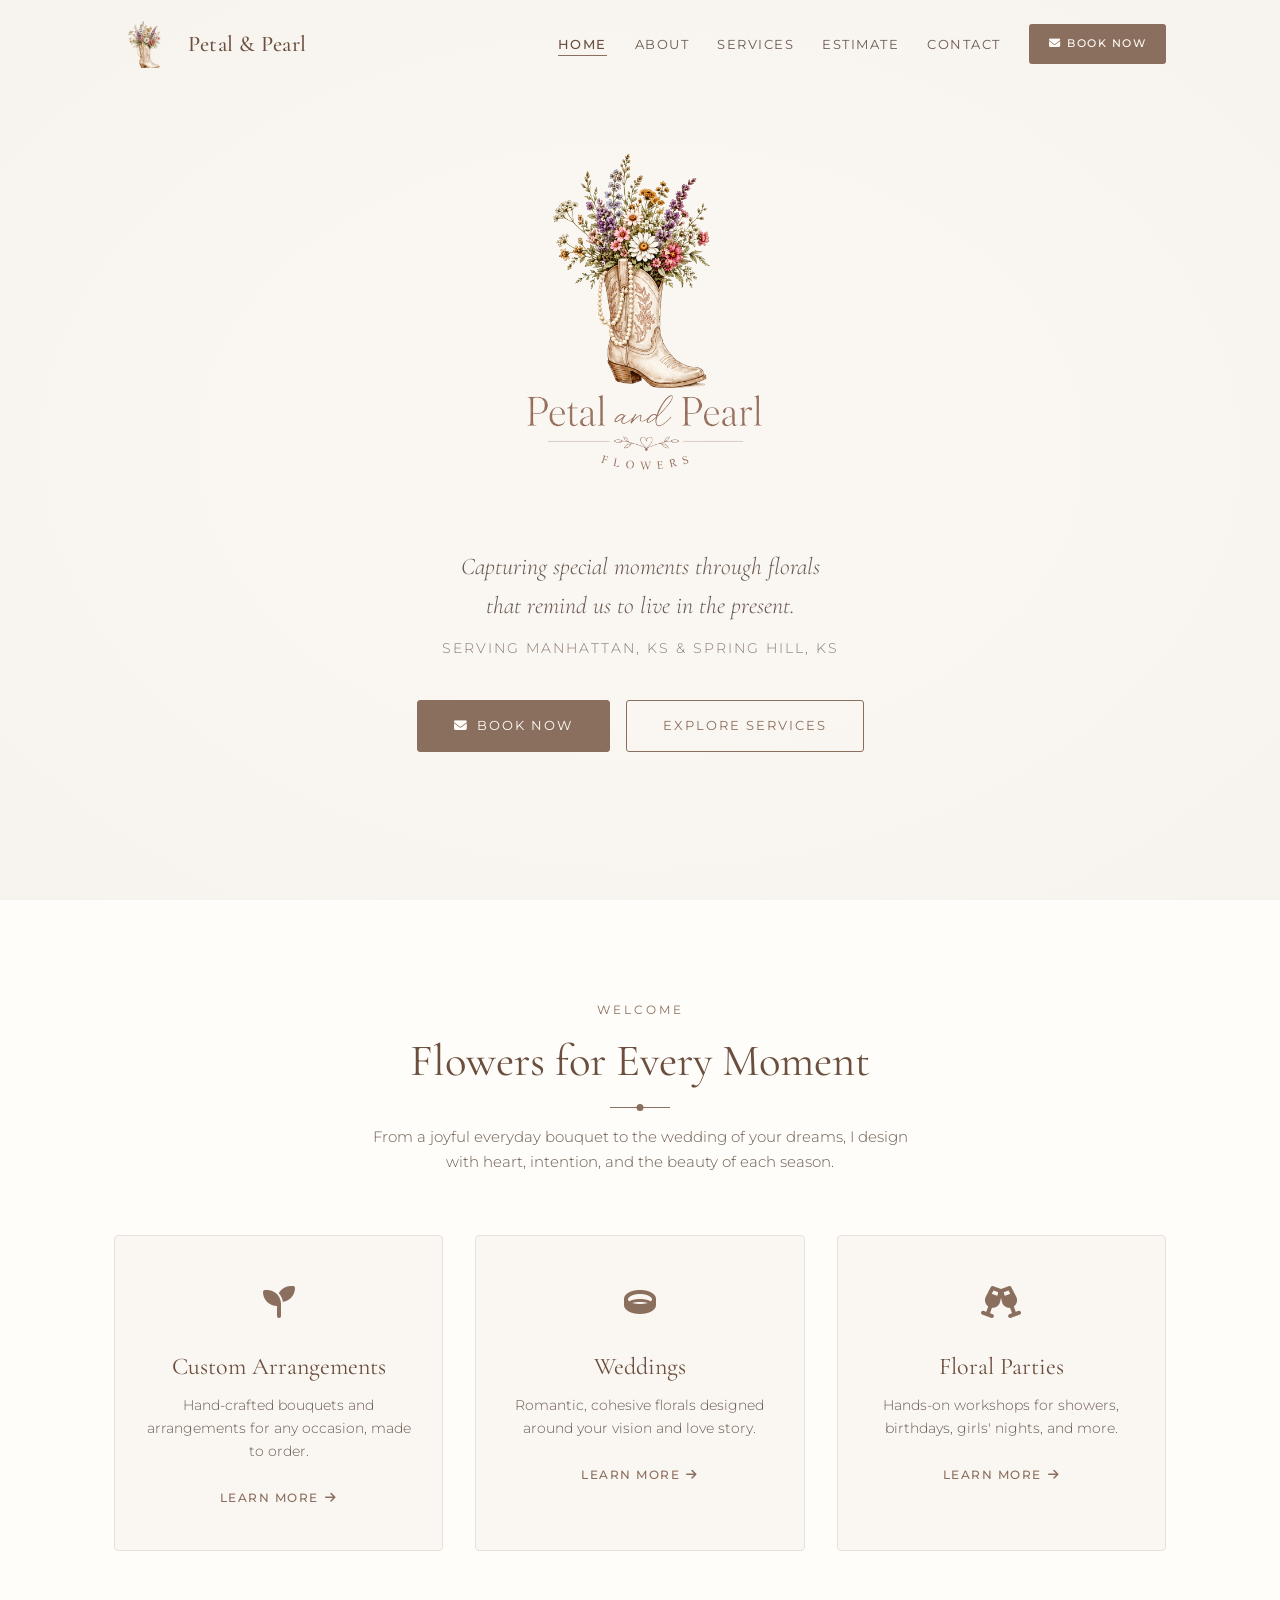
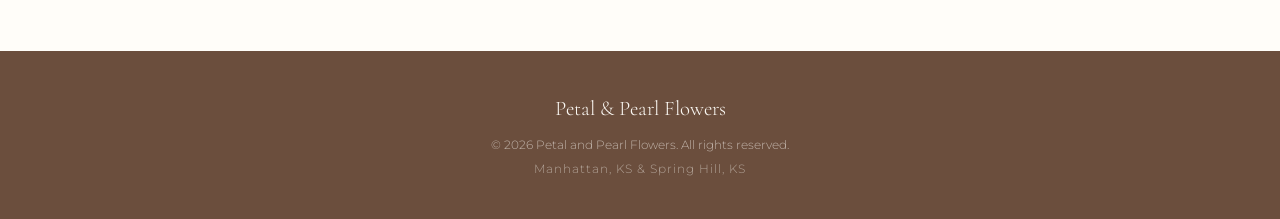
<file: index.html>
<!DOCTYPE html>
<html lang="en">
<head>
    <meta charset="UTF-8">
    <meta name="viewport" content="width=device-width, initial-scale=1.0">
    <title>Petal and Pearl Flowers | Manhattan & Spring Hill, KS</title>
    <meta name="description" content="Boutique floral design by Hannah King. Custom arrangements, wedding florals, and floral instruction in Manhattan and Spring Hill, Kansas.">
    <link rel="preconnect" href="https://fonts.googleapis.com">
    <link rel="preconnect" href="https://fonts.gstatic.com" crossorigin>
    <link href="https://fonts.googleapis.com/css2?family=Cormorant+Garamond:ital,wght@0,300;0,400;0,500;0,600;1,300;1,400&family=Montserrat:wght@300;400;500&display=swap" rel="stylesheet">
    <link rel="stylesheet" href="assets/css/fontawesome.css">
    <link rel="stylesheet" href="assets/css/aos.css">
    <link rel="stylesheet" href="styles.css">
</head>
<body>

    <!-- Navigation -->
    <nav class="navbar">
        <div class="nav-container">
            <a href="index.html" class="nav-logo"><img src="logo-boot.png" alt="Petal and Pearl" class="nav-logo-img"> Petal &amp; Pearl</a>
            <button class="nav-toggle" aria-label="Toggle navigation">
                <span></span>
                <span></span>
                <span></span>
            </button>
            <ul class="nav-menu">
                <li><a href="index.html" class="active">Home</a></li>
                <li><a href="about.html">About</a></li>
                <li><a href="services.html">Services</a></li>
                <li><a href="estimate.html">Estimate</a></li>
                <li><a href="contact.html">Contact</a></li>
                <li class="nav-cta">
                    <a href="mailto:petalandpearlflowerskc@gmail.com?subject=Booking%20Inquiry%20-%20Petal%20and%20Pearl%20Flowers" class="btn btn-nav">
                        <i class="fa-solid fa-envelope"></i> Book Now
                    </a>
                </li>
            </ul>
        </div>
    </nav>

    <!-- Hero Section -->
    <section class="hero">
        <div class="hero-overlay"></div>
        <div class="hero-content">
            <img src="B84F363A-EB60-4B69-8A0B-DC132020A2B7.PNG" alt="Petal and Pearl Flowers logo - cowboy boot with wildflowers and pearls" class="hero-logo" data-aos="fade-up" data-aos-duration="1000">
            <p class="hero-tagline" data-aos="fade-up" data-aos-delay="200">Capturing special moments through florals<br>that remind us to live in the present.</p>
            <p class="hero-location" data-aos="fade-up" data-aos-delay="400">Serving Manhattan, KS &amp; Spring Hill, KS</p>
            <div class="hero-buttons" data-aos="fade-up" data-aos-delay="600">
                <a href="mailto:petalandpearlflowerskc@gmail.com?subject=Booking%20Inquiry%20-%20Petal%20and%20Pearl%20Flowers" class="btn btn-primary">
                    <i class="fa-solid fa-envelope"></i> Book Now
                </a>
                <a href="services.html" class="btn btn-outline">Explore Services</a>
            </div>
        </div>
    </section>

    <!-- Welcome / Service Teaser -->
    <section class="section home-intro">
        <div class="container">
            <div class="section-header" data-aos="fade-up">
                <span class="section-label">Welcome</span>
                <h2>Flowers for Every Moment</h2>
                <div class="divider"></div>
                <p class="section-subtitle">From a joyful everyday bouquet to the wedding of your dreams, I design with heart, intention, and the beauty of each season.</p>
            </div>

            <div class="services-preview">
                <a href="services.html#custom" class="preview-card" data-aos="fade-up" data-aos-delay="0">
                    <div class="preview-icon"><i class="fa-solid fa-seedling"></i></div>
                    <h3>Custom Arrangements</h3>
                    <p>Hand-crafted bouquets and arrangements for any occasion, made to order.</p>
                    <span class="preview-link">Learn More <i class="fa-solid fa-arrow-right"></i></span>
                </a>
                <a href="services.html#weddings" class="preview-card" data-aos="fade-up" data-aos-delay="150">
                    <div class="preview-icon"><i class="fa-solid fa-ring"></i></div>
                    <h3>Weddings</h3>
                    <p>Romantic, cohesive florals designed around your vision and love story.</p>
                    <span class="preview-link">Learn More <i class="fa-solid fa-arrow-right"></i></span>
                </a>
                <a href="services.html#parties" class="preview-card" data-aos="fade-up" data-aos-delay="300">
                    <div class="preview-icon"><i class="fa-solid fa-champagne-glasses"></i></div>
                    <h3>Floral Parties</h3>
                    <p>Hands-on workshops for showers, birthdays, girls' nights, and more.</p>
                    <span class="preview-link">Learn More <i class="fa-solid fa-arrow-right"></i></span>
                </a>
            </div>
        </div>
    </section>

    <!-- Footer -->
    <footer class="footer">
        <div class="container">
            <div class="footer-content">
                <p class="footer-brand">Petal &amp; Pearl Flowers</p>
                <p class="footer-copy">&copy; 2026 Petal and Pearl Flowers. All rights reserved.</p>
                <p class="footer-location">Manhattan, KS &amp; Spring Hill, KS</p>
            </div>
        </div>
    </footer>

    <!-- Mobile Menu Overlay -->
    <div class="nav-overlay"></div>

    <!-- Floating Book Now Button -->
    <a href="mailto:petalandpearlflowerskc@gmail.com?subject=Booking%20Inquiry%20-%20Petal%20and%20Pearl%20Flowers" class="floating-cta" aria-label="Book now via email">
        <i class="fa-solid fa-envelope"></i>
        <span>Book Now</span>
    </a>

    <script src="assets/js/aos.js"></script>
    <script>
        AOS.init({ once: true, duration: 700, easing: 'ease-out-cubic', offset: 50 });

        const navToggle = document.querySelector('.nav-toggle');
        const navMenu = document.querySelector('.nav-menu');
        const navOverlay = document.querySelector('.nav-overlay');

        function closeMenu() {
            navMenu.classList.remove('active');
            navToggle.classList.remove('active');
            navOverlay.classList.remove('active');
        }

        navToggle.addEventListener('click', () => {
            navMenu.classList.toggle('active');
            navToggle.classList.toggle('active');
            navOverlay.classList.toggle('active');
        });

        navOverlay.addEventListener('click', closeMenu);

        document.querySelectorAll('.nav-menu a').forEach(link => {
            link.addEventListener('click', closeMenu);
        });

        window.addEventListener('scroll', () => {
            const navbar = document.querySelector('.navbar');
            navbar.classList.toggle('scrolled', window.scrollY > 50);
            const floatingCta = document.querySelector('.floating-cta');
            floatingCta.classList.toggle('visible', window.scrollY > 600);
        });
    </script>

</body>
</html>
</file>
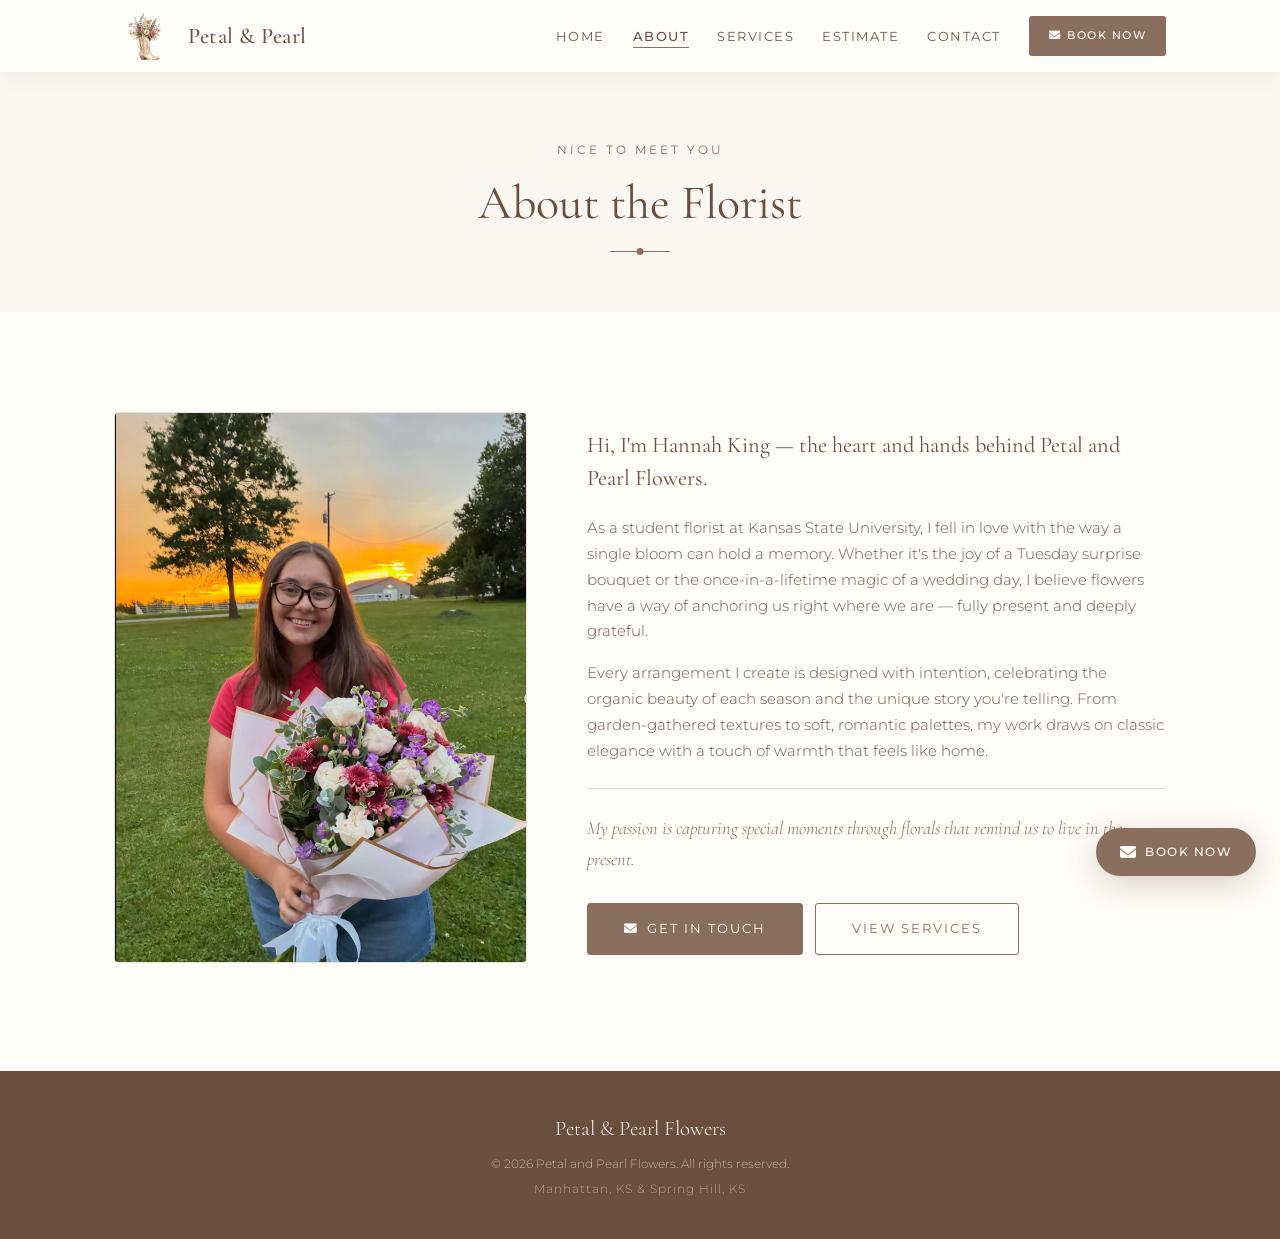
<file: about.html>
<!DOCTYPE html>
<html lang="en">
<head>
    <meta charset="UTF-8">
    <meta name="viewport" content="width=device-width, initial-scale=1.0">
    <title>About the Florist | Petal and Pearl Flowers</title>
    <meta name="description" content="Meet Hannah King, student florist at Kansas State University and the heart behind Petal and Pearl Flowers.">
    <link rel="preconnect" href="https://fonts.googleapis.com">
    <link rel="preconnect" href="https://fonts.gstatic.com" crossorigin>
    <link href="https://fonts.googleapis.com/css2?family=Cormorant+Garamond:ital,wght@0,300;0,400;0,500;0,600;1,300;1,400&family=Montserrat:wght@300;400;500&display=swap" rel="stylesheet">
    <link rel="stylesheet" href="assets/css/fontawesome.css">
    <link rel="stylesheet" href="assets/css/aos.css">
    <link rel="stylesheet" href="styles.css">
</head>
<body>

    <!-- Navigation -->
    <nav class="navbar scrolled">
        <div class="nav-container">
            <a href="index.html" class="nav-logo"><img src="logo-boot.png" alt="Petal and Pearl" class="nav-logo-img"> Petal &amp; Pearl</a>
            <button class="nav-toggle" aria-label="Toggle navigation">
                <span></span>
                <span></span>
                <span></span>
            </button>
            <ul class="nav-menu">
                <li><a href="index.html">Home</a></li>
                <li><a href="about.html" class="active">About</a></li>
                <li><a href="services.html">Services</a></li>
                <li><a href="estimate.html">Estimate</a></li>
                <li><a href="contact.html">Contact</a></li>
                <li class="nav-cta">
                    <a href="mailto:petalandpearlflowerskc@gmail.com?subject=Booking%20Inquiry%20-%20Petal%20and%20Pearl%20Flowers" class="btn btn-nav">
                        <i class="fa-solid fa-envelope"></i> Book Now
                    </a>
                </li>
            </ul>
        </div>
    </nav>

    <!-- Page Header -->
    <section class="page-header">
        <div class="container">
            <span class="section-label" data-aos="fade-up">Nice to Meet You</span>
            <h1 data-aos="fade-up" data-aos-delay="100">About the Florist</h1>
            <div class="divider" data-aos="fade-up" data-aos-delay="200"></div>
        </div>
    </section>

    <!-- About Content -->
    <section class="section about">
        <div class="container">
            <div class="about-content">
                <div class="about-image" data-aos="fade-right" data-aos-duration="800">
                    <img src="hannah.png" alt="Hannah King holding a beautiful bouquet at sunset">
                </div>
                <div class="about-text" data-aos="fade-left" data-aos-duration="800">
                    <p class="lead">Hi, I'm Hannah King &mdash; the heart and hands behind Petal and Pearl Flowers.</p>
                    <p>As a student florist at Kansas State University, I fell in love with the way a single bloom can hold a memory. Whether it's the joy of a Tuesday surprise bouquet or the once-in-a-lifetime magic of a wedding day, I believe flowers have a way of anchoring us right where we are &mdash; fully present and deeply grateful.</p>
                    <p>Every arrangement I create is designed with intention, celebrating the organic beauty of each season and the unique story you're telling. From garden-gathered textures to soft, romantic palettes, my work draws on classic elegance with a touch of warmth that feels like home.</p>
                    <p class="signature">My passion is capturing special moments through florals that remind us to live in the present.</p>
                    <div class="about-buttons">
                        <a href="mailto:petalandpearlflowerskc@gmail.com?subject=Inquiry%20-%20Petal%20and%20Pearl%20Flowers" class="btn btn-primary">
                            <i class="fa-solid fa-envelope"></i> Get in Touch
                        </a>
                        <a href="services.html" class="btn btn-outline">View Services</a>
                    </div>
                </div>
            </div>
        </div>
    </section>

    <!-- Footer -->
    <footer class="footer">
        <div class="container">
            <div class="footer-content">
                <p class="footer-brand">Petal &amp; Pearl Flowers</p>
                <p class="footer-copy">&copy; 2026 Petal and Pearl Flowers. All rights reserved.</p>
                <p class="footer-location">Manhattan, KS &amp; Spring Hill, KS</p>
            </div>
        </div>
    </footer>

    <!-- Mobile Menu Overlay -->
    <div class="nav-overlay"></div>

    <!-- Floating Book Now Button -->
    <a href="mailto:petalandpearlflowerskc@gmail.com?subject=Booking%20Inquiry%20-%20Petal%20and%20Pearl%20Flowers" class="floating-cta visible" aria-label="Book now via email">
        <i class="fa-solid fa-envelope"></i>
        <span>Book Now</span>
    </a>

    <script src="assets/js/aos.js"></script>
    <script>
        AOS.init({ once: true, duration: 700, easing: 'ease-out-cubic', offset: 50 });

        const navToggle = document.querySelector('.nav-toggle');
        const navMenu = document.querySelector('.nav-menu');
        const navOverlay = document.querySelector('.nav-overlay');

        function closeMenu() {
            navMenu.classList.remove('active');
            navToggle.classList.remove('active');
            navOverlay.classList.remove('active');
        }

        navToggle.addEventListener('click', () => {
            navMenu.classList.toggle('active');
            navToggle.classList.toggle('active');
            navOverlay.classList.toggle('active');
        });

        navOverlay.addEventListener('click', closeMenu);

        document.querySelectorAll('.nav-menu a').forEach(link => {
            link.addEventListener('click', closeMenu);
        });
    </script>

</body>
</html>
</file>
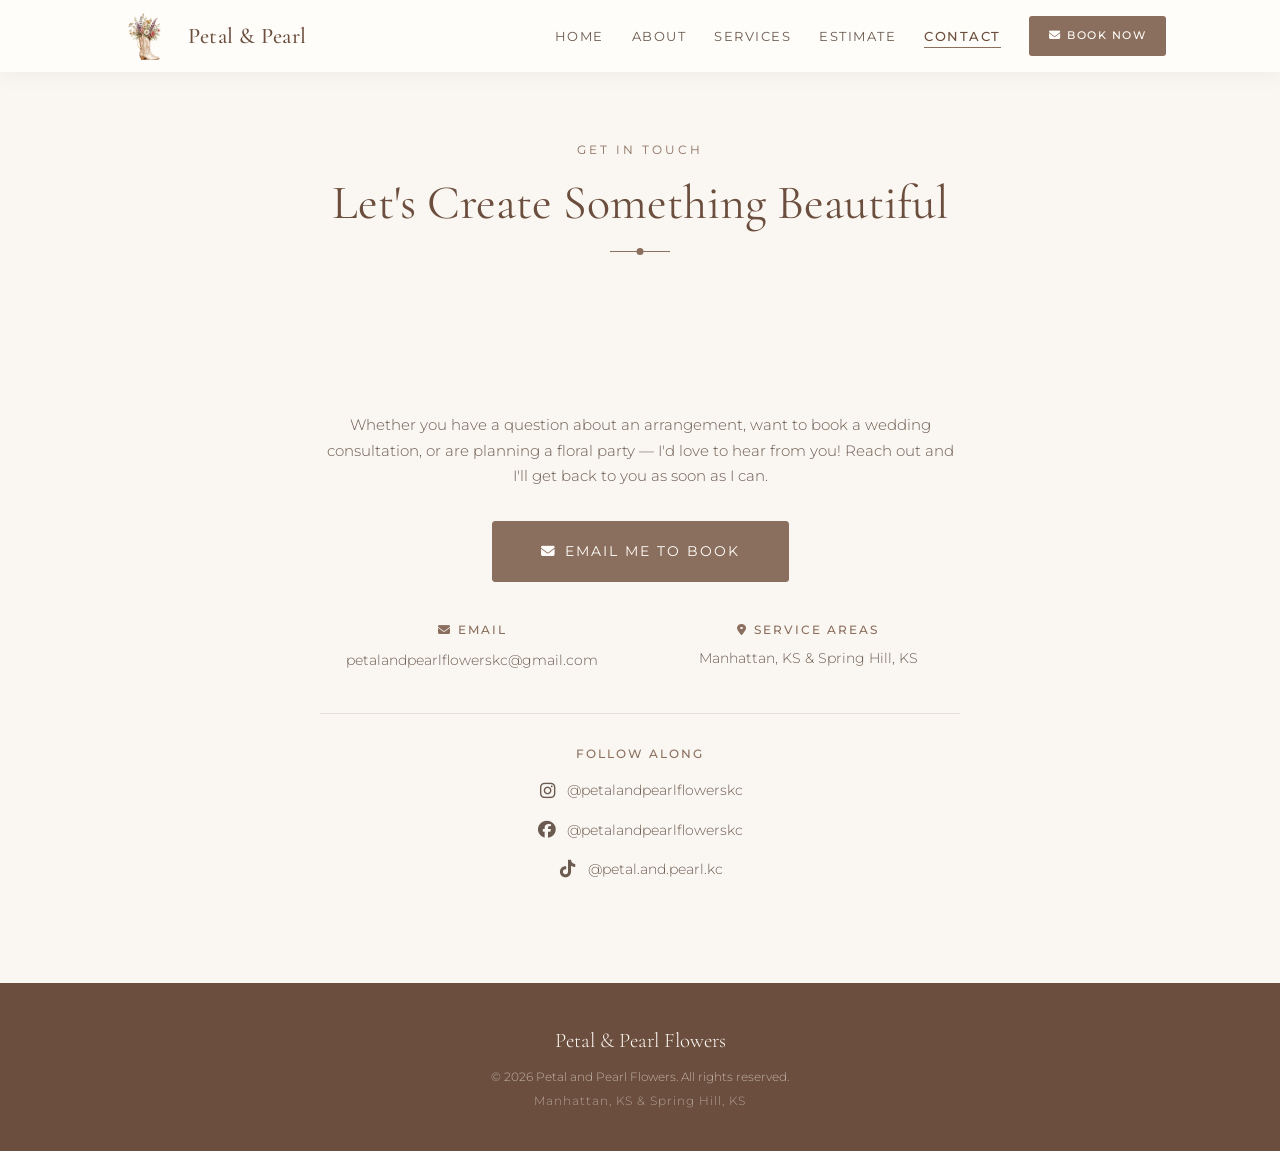
<file: contact.html>
<!DOCTYPE html>
<html lang="en">
<head>
    <meta charset="UTF-8">
    <meta name="viewport" content="width=device-width, initial-scale=1.0">
    <title>Contact | Petal and Pearl Flowers</title>
    <meta name="description" content="Get in touch with Petal and Pearl Flowers. Book a consultation, order an arrangement, or plan a floral party.">
    <link rel="preconnect" href="https://fonts.googleapis.com">
    <link rel="preconnect" href="https://fonts.gstatic.com" crossorigin>
    <link href="https://fonts.googleapis.com/css2?family=Cormorant+Garamond:ital,wght@0,300;0,400;0,500;0,600;1,300;1,400&family=Montserrat:wght@300;400;500&display=swap" rel="stylesheet">
    <link rel="stylesheet" href="assets/css/fontawesome.css">
    <link rel="stylesheet" href="assets/css/aos.css">
    <link rel="stylesheet" href="styles.css">
</head>
<body>

    <!-- Navigation -->
    <nav class="navbar scrolled">
        <div class="nav-container">
            <a href="index.html" class="nav-logo"><img src="logo-boot.png" alt="Petal and Pearl" class="nav-logo-img"> Petal &amp; Pearl</a>
            <button class="nav-toggle" aria-label="Toggle navigation">
                <span></span>
                <span></span>
                <span></span>
            </button>
            <ul class="nav-menu">
                <li><a href="index.html">Home</a></li>
                <li><a href="about.html">About</a></li>
                <li><a href="services.html">Services</a></li>
                <li><a href="estimate.html">Estimate</a></li>
                <li><a href="contact.html" class="active">Contact</a></li>
                <li class="nav-cta">
                    <a href="mailto:petalandpearlflowerskc@gmail.com?subject=Booking%20Inquiry%20-%20Petal%20and%20Pearl%20Flowers" class="btn btn-nav">
                        <i class="fa-solid fa-envelope"></i> Book Now
                    </a>
                </li>
            </ul>
        </div>
    </nav>

    <!-- Page Header -->
    <section class="page-header">
        <div class="container">
            <span class="section-label" data-aos="fade-up">Get in Touch</span>
            <h1 data-aos="fade-up" data-aos-delay="100">Let's Create Something Beautiful</h1>
            <div class="divider" data-aos="fade-up" data-aos-delay="200"></div>
        </div>
    </section>

    <!-- Contact Content -->
    <section class="section contact">
        <div class="container">
            <div class="contact-content" data-aos="fade-up">
                <div class="contact-info">
                    <p>Whether you have a question about an arrangement, want to book a wedding consultation, or are planning a floral party &mdash; I'd love to hear from you! Reach out and I'll get back to you as soon as I can.</p>

                    <a href="mailto:petalandpearlflowerskc@gmail.com?subject=Booking%20Inquiry%20-%20Petal%20and%20Pearl%20Flowers" class="btn btn-primary btn-lg">
                        <i class="fa-solid fa-envelope"></i> Email Me to Book
                    </a>

                    <div class="contact-methods">
                        <div class="contact-method">
                            <h4><i class="fa-solid fa-envelope"></i> Email</h4>
                            <a href="mailto:petalandpearlflowerskc@gmail.com">petalandpearlflowerskc@gmail.com</a>
                        </div>
                        <div class="contact-method">
                            <h4><i class="fa-solid fa-location-dot"></i> Service Areas</h4>
                            <p>Manhattan, KS &amp; Spring Hill, KS</p>
                        </div>
                    </div>

                    <div class="social-links">
                        <h4>Follow Along</h4>
                        <ul>
                            <li>
                                <a href="https://www.instagram.com/petalandpearlflowerskc" target="_blank" rel="noopener noreferrer">
                                    <i class="fa-brands fa-instagram"></i>
                                    @petalandpearlflowerskc
                                </a>
                            </li>
                            <li>
                                <a href="https://www.facebook.com/petalandpearlflowerskc" target="_blank" rel="noopener noreferrer">
                                    <i class="fa-brands fa-facebook"></i>
                                    @petalandpearlflowerskc
                                </a>
                            </li>
                            <li>
                                <span class="social-nolink">
                                    <i class="fa-brands fa-tiktok"></i>
                                    @petal.and.pearl.kc
                                </span>
                            </li>
                        </ul>
                    </div>
                </div>
            </div>
        </div>
    </section>

    <!-- Footer -->
    <footer class="footer">
        <div class="container">
            <div class="footer-content">
                <p class="footer-brand">Petal &amp; Pearl Flowers</p>
                <p class="footer-copy">&copy; 2026 Petal and Pearl Flowers. All rights reserved.</p>
                <p class="footer-location">Manhattan, KS &amp; Spring Hill, KS</p>
            </div>
        </div>
    </footer>

    <!-- Mobile Menu Overlay -->
    <div class="nav-overlay"></div>

    <script src="assets/js/aos.js"></script>
    <script>
        AOS.init({ once: true, duration: 700, easing: 'ease-out-cubic', offset: 50 });

        const navToggle = document.querySelector('.nav-toggle');
        const navMenu = document.querySelector('.nav-menu');
        const navOverlay = document.querySelector('.nav-overlay');

        function closeMenu() {
            navMenu.classList.remove('active');
            navToggle.classList.remove('active');
            navOverlay.classList.remove('active');
        }

        navToggle.addEventListener('click', () => {
            navMenu.classList.toggle('active');
            navToggle.classList.toggle('active');
            navOverlay.classList.toggle('active');
        });

        navOverlay.addEventListener('click', closeMenu);

        document.querySelectorAll('.nav-menu a').forEach(link => {
            link.addEventListener('click', closeMenu);
        });
    </script>

</body>
</html>
</file>
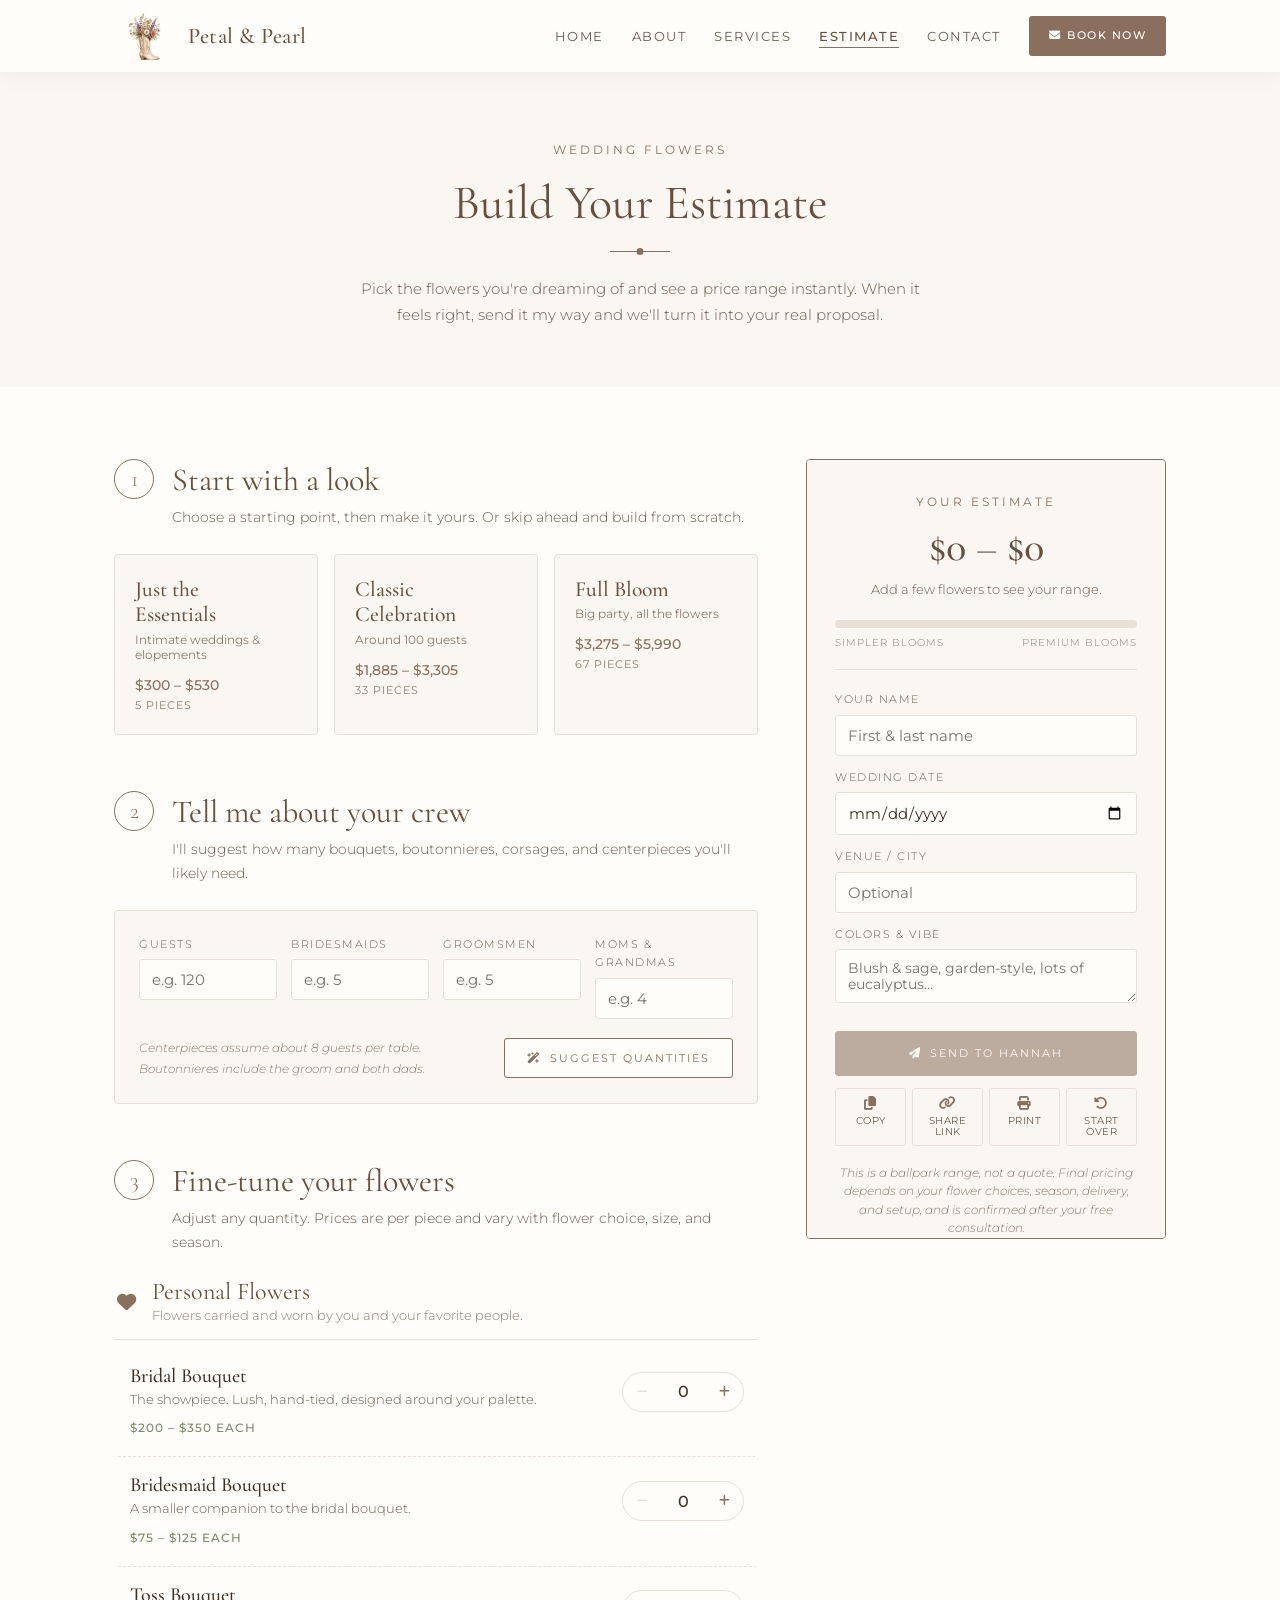
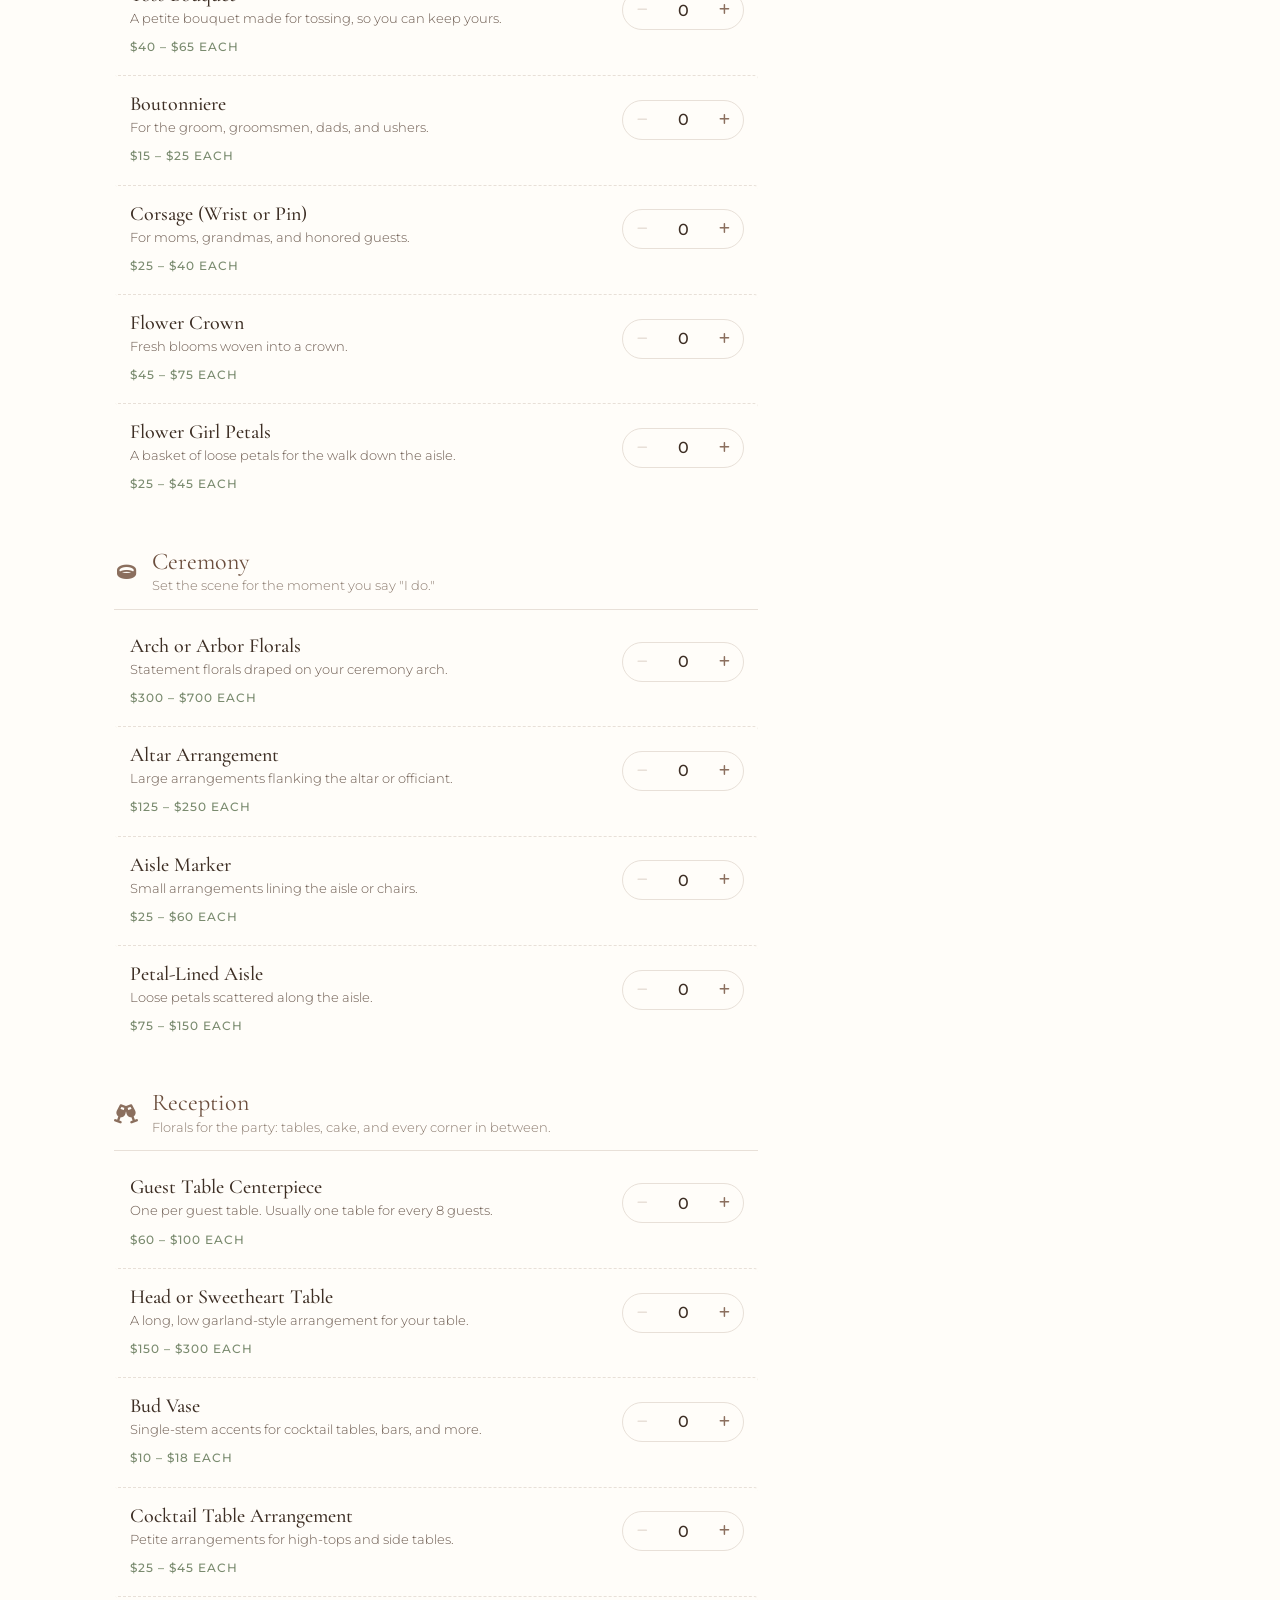
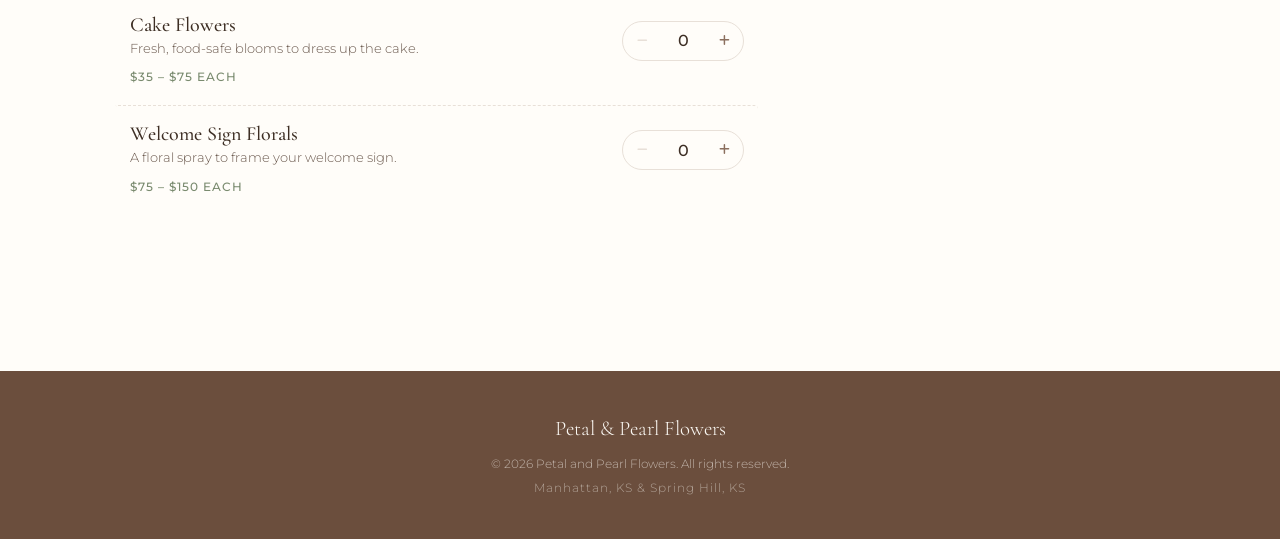
<file: estimate.html>
<!DOCTYPE html>
<html lang="en">
<head>
    <meta charset="UTF-8">
    <meta name="viewport" content="width=device-width, initial-scale=1.0">
    <title>Wedding Flower Estimate | Petal and Pearl Flowers</title>
    <meta name="description" content="Build your wedding flower wish list and get an instant price range for bouquets, boutonnieres, centerpieces, and more from Petal and Pearl Flowers.">
    <link rel="preconnect" href="https://fonts.googleapis.com">
    <link rel="preconnect" href="https://fonts.gstatic.com" crossorigin>
    <link href="https://fonts.googleapis.com/css2?family=Cormorant+Garamond:ital,wght@0,300;0,400;0,500;0,600;1,300;1,400&family=Montserrat:wght@300;400;500&display=swap" rel="stylesheet">
    <link rel="stylesheet" href="assets/css/fontawesome.css">
    <link rel="stylesheet" href="assets/css/aos.css">
    <link rel="stylesheet" href="styles.css">
    <link rel="stylesheet" href="assets/css/estimate.css">
</head>
<body class="estimate-page">

    <!-- Navigation -->
    <nav class="navbar scrolled">
        <div class="nav-container">
            <a href="index.html" class="nav-logo"><img src="logo-boot.png" alt="Petal and Pearl" class="nav-logo-img"> Petal &amp; Pearl</a>
            <button class="nav-toggle" aria-label="Toggle navigation">
                <span></span>
                <span></span>
                <span></span>
            </button>
            <ul class="nav-menu">
                <li><a href="index.html">Home</a></li>
                <li><a href="about.html">About</a></li>
                <li><a href="services.html">Services</a></li>
                <li><a href="estimate.html" class="active">Estimate</a></li>
                <li><a href="contact.html">Contact</a></li>
                <li class="nav-cta">
                    <a href="mailto:petalandpearlflowerskc@gmail.com?subject=Booking%20Inquiry%20-%20Petal%20and%20Pearl%20Flowers" class="btn btn-nav">
                        <i class="fa-solid fa-envelope"></i> Book Now
                    </a>
                </li>
            </ul>
        </div>
    </nav>

    <!-- Page Header -->
    <section class="page-header">
        <div class="container">
            <span class="section-label" data-aos="fade-up">Wedding Flowers</span>
            <h1 data-aos="fade-up" data-aos-delay="100">Build Your Estimate</h1>
            <div class="divider" data-aos="fade-up" data-aos-delay="200"></div>
            <p class="section-subtitle" data-aos="fade-up" data-aos-delay="300">Pick the flowers you're dreaming of and see a price range instantly. When it feels right, send it my way and we'll turn it into your real proposal.</p>
        </div>
    </section>

    <section class="section estimator">
        <div class="container estimator-layout">

            <!-- ===== Builder ===== -->
            <div class="estimator-builder">

                <!-- Step 1: Packages -->
                <div class="est-step">
                    <div class="est-step-head">
                        <span class="est-step-num">1</span>
                        <div>
                            <h2>Start with a look</h2>
                            <p>Choose a starting point, then make it yours. Or skip ahead and build from scratch.</p>
                        </div>
                    </div>
                    <div class="package-grid" id="package-grid"><!-- filled by script --></div>
                </div>

                <!-- Step 2: Party size helper -->
                <div class="est-step">
                    <div class="est-step-head">
                        <span class="est-step-num">2</span>
                        <div>
                            <h2>Tell me about your crew</h2>
                            <p>I'll suggest how many bouquets, boutonnieres, corsages, and centerpieces you'll likely need.</p>
                        </div>
                    </div>
                    <div class="helper-card">
                        <div class="helper-fields">
                            <label class="helper-field">
                                <span>Guests</span>
                                <input type="number" id="h-guests" min="0" max="1000" inputmode="numeric" placeholder="e.g. 120">
                            </label>
                            <label class="helper-field">
                                <span>Bridesmaids</span>
                                <input type="number" id="h-bridesmaids" min="0" max="30" inputmode="numeric" placeholder="e.g. 5">
                            </label>
                            <label class="helper-field">
                                <span>Groomsmen</span>
                                <input type="number" id="h-groomsmen" min="0" max="30" inputmode="numeric" placeholder="e.g. 5">
                            </label>
                            <label class="helper-field">
                                <span>Moms &amp; Grandmas</span>
                                <input type="number" id="h-family" min="0" max="30" inputmode="numeric" placeholder="e.g. 4">
                            </label>
                        </div>
                        <div class="helper-foot">
                            <p class="helper-hint" id="helper-hint">Centerpieces assume about 8 guests per table. Boutonnieres include the groom and both dads.</p>
                            <button type="button" class="btn btn-outline btn-helper" id="helper-apply">
                                <i class="fa-solid fa-wand-magic-sparkles"></i> Suggest Quantities
                            </button>
                        </div>
                    </div>
                </div>

                <!-- Step 3: Items -->
                <div class="est-step">
                    <div class="est-step-head">
                        <span class="est-step-num">3</span>
                        <div>
                            <h2>Fine-tune your flowers</h2>
                            <p>Adjust any quantity. Prices are per piece and vary with flower choice, size, and season.</p>
                        </div>
                    </div>
                    <div id="category-list"><!-- filled by script --></div>
                </div>
            </div>

            <!-- ===== Summary ===== -->
            <aside class="estimator-summary" id="summary" aria-live="polite">
                <div class="summary-card">
                    <span class="section-label">Your Estimate</span>
                    <div class="summary-total">
                        <span id="total-low">$0</span>
                        <span class="summary-dash">&ndash;</span>
                        <span id="total-high">$0</span>
                    </div>
                    <p class="summary-count" id="summary-count">Add a few flowers to see your range.</p>

                    <div class="range-viz" aria-hidden="true">
                        <div class="range-track">
                            <div class="range-fill" id="range-fill"></div>
                        </div>
                        <div class="range-labels">
                            <span>Simpler blooms</span>
                            <span>Premium blooms</span>
                        </div>
                    </div>

                    <ul class="summary-lines" id="summary-lines"></ul>
                    <p class="summary-min-note" id="summary-min-note" hidden></p>

                    <div class="summary-details">
                        <label>
                            <span>Your name</span>
                            <input type="text" id="d-name" autocomplete="name" placeholder="First &amp; last name">
                        </label>
                        <label>
                            <span>Wedding date</span>
                            <input type="date" id="d-date">
                        </label>
                        <label>
                            <span>Venue / city</span>
                            <input type="text" id="d-venue" placeholder="Optional">
                        </label>
                        <label>
                            <span>Colors &amp; vibe</span>
                            <textarea id="d-notes" rows="2" placeholder="Blush &amp; sage, garden-style, lots of eucalyptus..."></textarea>
                        </label>
                    </div>

                    <a href="#" class="btn btn-primary btn-card" id="send-estimate">
                        <i class="fa-solid fa-paper-plane"></i> Send to Hannah
                    </a>
                    <div class="summary-tools">
                        <button type="button" id="copy-estimate"><i class="fa-solid fa-copy"></i> <span>Copy</span></button>
                        <button type="button" id="share-estimate"><i class="fa-solid fa-link"></i> <span>Share Link</span></button>
                        <button type="button" id="print-estimate"><i class="fa-solid fa-print"></i> <span>Print</span></button>
                        <button type="button" id="reset-estimate"><i class="fa-solid fa-rotate-left"></i> <span>Start Over</span></button>
                    </div>

                    <p class="summary-disclaimer">This is a ballpark range, not a quote. Final pricing depends on your flower choices, season, delivery, and setup, and is confirmed after your free consultation.</p>
                </div>
            </aside>
        </div>
    </section>

    <!-- Mobile sticky total bar -->
    <a href="#summary" class="mobile-total-bar" id="mobile-total-bar" aria-label="Jump to your estimate summary">
        <span class="mtb-label">Your Estimate</span>
        <span class="mtb-total" id="mobile-total">$0 &ndash; $0</span>
        <span class="mtb-cta">Review <i class="fa-solid fa-chevron-up"></i></span>
    </a>

    <!-- Toast -->
    <div class="est-toast" id="est-toast" role="status" aria-live="polite"></div>

    <!-- Footer -->
    <footer class="footer">
        <div class="container">
            <div class="footer-content">
                <p class="footer-brand">Petal &amp; Pearl Flowers</p>
                <p class="footer-copy">&copy; 2026 Petal and Pearl Flowers. All rights reserved.</p>
                <p class="footer-location">Manhattan, KS &amp; Spring Hill, KS</p>
            </div>
        </div>
    </footer>

    <!-- Mobile Menu Overlay -->
    <div class="nav-overlay"></div>

    <script src="assets/js/aos.js"></script>
    <script>
        AOS.init({ once: true, duration: 700, easing: 'ease-out-cubic', offset: 50 });

        const navToggle = document.querySelector('.nav-toggle');
        const navMenu = document.querySelector('.nav-menu');
        const navOverlay = document.querySelector('.nav-overlay');

        function closeMenu() {
            navMenu.classList.remove('active');
            navToggle.classList.remove('active');
            navOverlay.classList.remove('active');
        }

        navToggle.addEventListener('click', () => {
            navMenu.classList.toggle('active');
            navToggle.classList.toggle('active');
            navOverlay.classList.toggle('active');
        });

        navOverlay.addEventListener('click', closeMenu);

        document.querySelectorAll('.nav-menu a').forEach(link => {
            link.addEventListener('click', closeMenu);
        });
    </script>
    <script src="assets/js/estimate-pricing.js"></script>
    <script src="assets/js/estimate.js"></script>

</body>
</html>
</file>
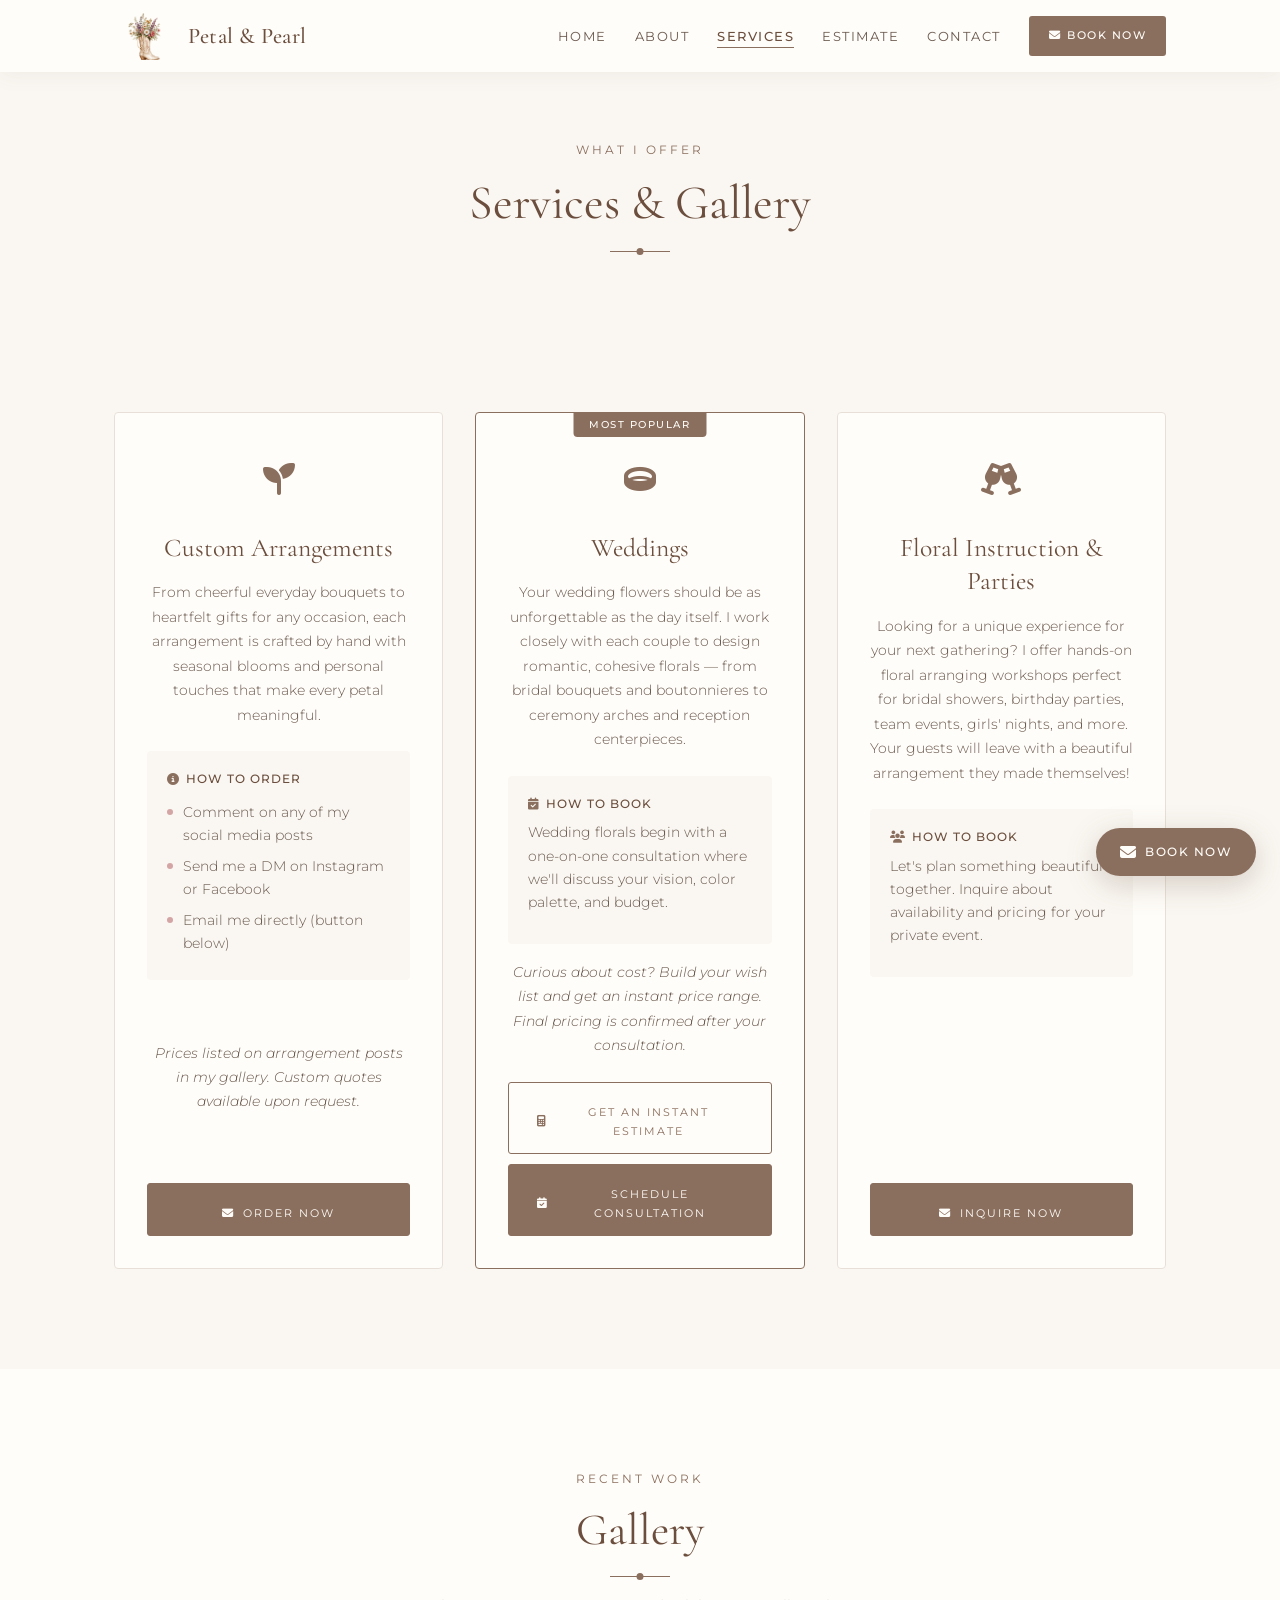
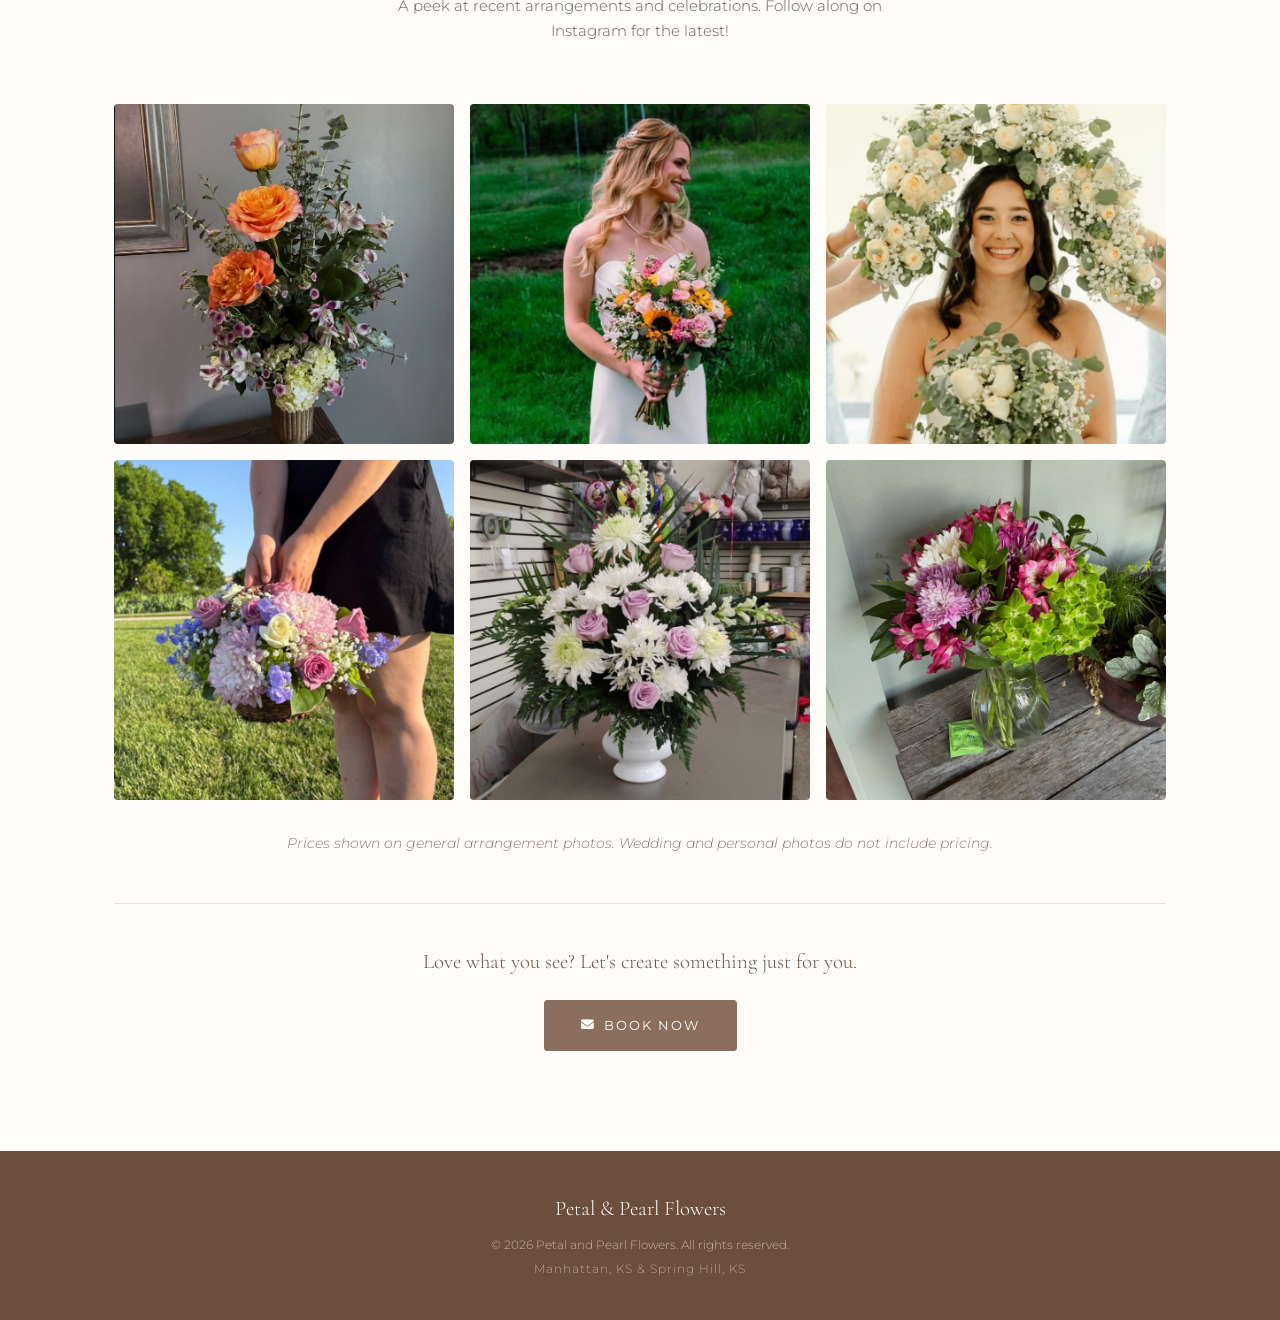
<file: services.html>
<!DOCTYPE html>
<html lang="en">
<head>
    <meta charset="UTF-8">
    <meta name="viewport" content="width=device-width, initial-scale=1.0">
    <title>Services & Gallery | Petal and Pearl Flowers</title>
    <meta name="description" content="Custom floral arrangements, wedding florals, and floral instruction parties. View our gallery and book today.">
    <link rel="preconnect" href="https://fonts.googleapis.com">
    <link rel="preconnect" href="https://fonts.gstatic.com" crossorigin>
    <link href="https://fonts.googleapis.com/css2?family=Cormorant+Garamond:ital,wght@0,300;0,400;0,500;0,600;1,300;1,400&family=Montserrat:wght@300;400;500&display=swap" rel="stylesheet">
    <link rel="stylesheet" href="assets/css/fontawesome.css">
    <link rel="stylesheet" href="assets/css/aos.css">
    <link rel="stylesheet" href="styles.css">
</head>
<body>

    <!-- Navigation -->
    <nav class="navbar scrolled">
        <div class="nav-container">
            <a href="index.html" class="nav-logo"><img src="logo-boot.png" alt="Petal and Pearl" class="nav-logo-img"> Petal &amp; Pearl</a>
            <button class="nav-toggle" aria-label="Toggle navigation">
                <span></span>
                <span></span>
                <span></span>
            </button>
            <ul class="nav-menu">
                <li><a href="index.html">Home</a></li>
                <li><a href="about.html">About</a></li>
                <li><a href="services.html" class="active">Services</a></li>
                <li><a href="estimate.html">Estimate</a></li>
                <li><a href="contact.html">Contact</a></li>
                <li class="nav-cta">
                    <a href="mailto:petalandpearlflowerskc@gmail.com?subject=Booking%20Inquiry%20-%20Petal%20and%20Pearl%20Flowers" class="btn btn-nav">
                        <i class="fa-solid fa-envelope"></i> Book Now
                    </a>
                </li>
            </ul>
        </div>
    </nav>

    <!-- Page Header -->
    <section class="page-header">
        <div class="container">
            <span class="section-label" data-aos="fade-up">What I Offer</span>
            <h1 data-aos="fade-up" data-aos-delay="100">Services &amp; Gallery</h1>
            <div class="divider" data-aos="fade-up" data-aos-delay="200"></div>
        </div>
    </section>

    <!-- Services Section -->
    <section id="custom" class="section services">
        <div class="container">
            <div class="services-grid">

                <!-- Custom Arrangements -->
                <div class="service-card" data-aos="fade-up" data-aos-delay="0">
                    <div class="service-icon">
                        <i class="fa-solid fa-seedling"></i>
                    </div>
                    <h3>Custom Arrangements</h3>
                    <p>From cheerful everyday bouquets to heartfelt gifts for any occasion, each arrangement is crafted by hand with seasonal blooms and personal touches that make every petal meaningful.</p>
                    <div class="service-booking">
                        <h4><i class="fa-solid fa-circle-info"></i> How to Order</h4>
                        <ul>
                            <li>Comment on any of my social media posts</li>
                            <li>Send me a DM on Instagram or Facebook</li>
                            <li>Email me directly (button below)</li>
                        </ul>
                    </div>
                    <p class="service-note">Prices listed on arrangement posts in my gallery. Custom quotes available upon request.</p>
                    <a href="mailto:petalandpearlflowerskc@gmail.com?subject=Custom%20Arrangement%20Order%20-%20Petal%20and%20Pearl%20Flowers&body=Hi%20Hannah!%0A%0AI'd%20like%20to%20order%20a%20custom%20arrangement.%20Here%20are%20some%20details:%0A%0AOccasion:%0AColor%20preferences:%0ABudget:%0ADelivery%20date%20needed:%0A%0AThank%20you!" class="btn btn-primary btn-card">
                        <i class="fa-solid fa-envelope"></i> Order Now
                    </a>
                </div>

                <!-- Weddings -->
                <div id="weddings" class="service-card featured" data-aos="fade-up" data-aos-delay="150">
                    <div class="service-icon">
                        <i class="fa-solid fa-ring"></i>
                    </div>
                    <h3>Weddings</h3>
                    <p>Your wedding flowers should be as unforgettable as the day itself. I work closely with each couple to design romantic, cohesive florals &mdash; from bridal bouquets and boutonnieres to ceremony arches and reception centerpieces.</p>
                    <div class="service-booking">
                        <h4><i class="fa-solid fa-calendar-check"></i> How to Book</h4>
                        <p>Wedding florals begin with a one-on-one consultation where we'll discuss your vision, color palette, and budget.</p>
                    </div>
                    <p class="service-note">Curious about cost? Build your wish list and get an instant price range. Final pricing is confirmed after your consultation.</p>
                    <a href="estimate.html" class="btn btn-outline btn-card" style="margin-bottom: 10px;">
                        <i class="fa-solid fa-calculator"></i> Get an Instant Estimate
                    </a>
                    <a href="mailto:petalandpearlflowerskc@gmail.com?subject=Wedding%20Consultation%20Request%20-%20Petal%20and%20Pearl%20Flowers&body=Hi%20Hannah!%0A%0AI'd%20love%20to%20schedule%20a%20wedding%20floral%20consultation.%20Here%20are%20some%20details:%0A%0AWedding%20date:%0AVenue:%0AEstimated%20guest%20count:%0AColor%20palette%20/%20theme:%0A%0AThank%20you!" class="btn btn-primary btn-card">
                        <i class="fa-solid fa-calendar-check"></i> Schedule Consultation
                    </a>
                </div>

                <!-- Floral Instruction / Parties -->
                <div id="parties" class="service-card" data-aos="fade-up" data-aos-delay="300">
                    <div class="service-icon">
                        <i class="fa-solid fa-champagne-glasses"></i>
                    </div>
                    <h3>Floral Instruction &amp; Parties</h3>
                    <p>Looking for a unique experience for your next gathering? I offer hands-on floral arranging workshops perfect for bridal showers, birthday parties, team events, girls' nights, and more. Your guests will leave with a beautiful arrangement they made themselves!</p>
                    <div class="service-booking">
                        <h4><i class="fa-solid fa-users"></i> How to Book</h4>
                        <p>Let's plan something beautiful together. Inquire about availability and pricing for your private event.</p>
                    </div>
                    <a href="mailto:petalandpearlflowerskc@gmail.com?subject=Floral%20Party%20Inquiry%20-%20Petal%20and%20Pearl%20Flowers&body=Hi%20Hannah!%0A%0AI'm%20interested%20in%20booking%20a%20floral%20arranging%20party.%20Here%20are%20some%20details:%0A%0AType%20of%20event:%0ADate:%0ANumber%20of%20guests:%0ALocation:%0A%0AThank%20you!" class="btn btn-primary btn-card">
                        <i class="fa-solid fa-envelope"></i> Inquire Now
                    </a>
                </div>

            </div>
        </div>
    </section>

    <!-- Gallery Section -->
    <section class="section gallery">
        <div class="container">
            <div class="section-header" data-aos="fade-up">
                <span class="section-label">Recent Work</span>
                <h2>Gallery</h2>
                <div class="divider"></div>
                <p class="section-subtitle">A peek at recent arrangements and celebrations. Follow along on Instagram for the latest!</p>
            </div>

            <div class="gallery-grid">
                <div class="gallery-item" data-aos="fade-up" data-aos-delay="0">
                    <img src="arrangement-orange-roses.png" alt="Orange roses and hydrangea arrangement in a gold vase">
                </div>
                <div class="gallery-item" data-aos="fade-up" data-aos-delay="100">
                    <img src="wedding-sunflower-bouquet.png" alt="Bridal bouquet with sunflowers and pink roses">
                </div>
                <div class="gallery-item" data-aos="fade-up" data-aos-delay="200">
                    <img src="wedding-white-roses.png" alt="Bride with white rose and eucalyptus bouquets">
                </div>
                <div class="gallery-item" data-aos="fade-up" data-aos-delay="0">
                    <img src="arrangement-basket-pink-blue.png" alt="Pink dahlias and blue delphinium basket arrangement">
                </div>
                <div class="gallery-item" data-aos="fade-up" data-aos-delay="100">
                    <img src="arrangement-lavender-roses-white.png" alt="Lavender roses and white chrysanthemum arrangement in white vase">
                </div>
                <div class="gallery-item" data-aos="fade-up" data-aos-delay="200">
                    <img src="arrangement-pink-green-vase.png" alt="Pink alstroemeria and green hydrangea bouquet in glass vase">
                </div>
            </div>

            <p class="gallery-note"><em>Prices shown on general arrangement photos. Wedding and personal photos do not include pricing.</em></p>

            <div class="gallery-cta" data-aos="fade-up">
                <p>Love what you see? Let's create something just for you.</p>
                <a href="mailto:petalandpearlflowerskc@gmail.com?subject=Booking%20Inquiry%20-%20Petal%20and%20Pearl%20Flowers" class="btn btn-primary">
                    <i class="fa-solid fa-envelope"></i> Book Now
                </a>
            </div>
        </div>
    </section>

    <!-- Footer -->
    <footer class="footer">
        <div class="container">
            <div class="footer-content">
                <p class="footer-brand">Petal &amp; Pearl Flowers</p>
                <p class="footer-copy">&copy; 2026 Petal and Pearl Flowers. All rights reserved.</p>
                <p class="footer-location">Manhattan, KS &amp; Spring Hill, KS</p>
            </div>
        </div>
    </footer>

    <!-- Mobile Menu Overlay -->
    <div class="nav-overlay"></div>

    <!-- Floating Book Now Button -->
    <a href="mailto:petalandpearlflowerskc@gmail.com?subject=Booking%20Inquiry%20-%20Petal%20and%20Pearl%20Flowers" class="floating-cta visible" aria-label="Book now via email">
        <i class="fa-solid fa-envelope"></i>
        <span>Book Now</span>
    </a>

    <script src="assets/js/aos.js"></script>
    <script>
        AOS.init({ once: true, duration: 700, easing: 'ease-out-cubic', offset: 50 });

        const navToggle = document.querySelector('.nav-toggle');
        const navMenu = document.querySelector('.nav-menu');
        const navOverlay = document.querySelector('.nav-overlay');

        function closeMenu() {
            navMenu.classList.remove('active');
            navToggle.classList.remove('active');
            navOverlay.classList.remove('active');
        }

        navToggle.addEventListener('click', () => {
            navMenu.classList.toggle('active');
            navToggle.classList.toggle('active');
            navOverlay.classList.toggle('active');
        });

        navOverlay.addEventListener('click', closeMenu);

        document.querySelectorAll('.nav-menu a').forEach(link => {
            link.addEventListener('click', closeMenu);
        });
    </script>

</body>
</html>
</file>
<file: styles.css>
/* =============================================
   PETAL AND PEARL FLOWERS
   Color Palette (from logo):
   - Warm Taupe:      #8B6F5E
   - Deep Brown:      #6B4E3D
   - Soft Cream:      #FAF7F2
   - Blush Pink:      #D4A5A5
   - Muted Lavender:  #9B8AA6
   - Sage Green:      #7A8B6F
   - Ivory White:     #FFFDF9
   - Gold Accent:     #C9A96E
   ============================================= */

/* Reset & Base */
*,
*::before,
*::after {
    margin: 0;
    padding: 0;
    box-sizing: border-box;
}

:root {
    --warm-taupe: #8B6F5E;
    --deep-brown: #6B4E3D;
    --soft-cream: #FAF7F2;
    --blush-pink: #D4A5A5;
    --muted-lavender: #9B8AA6;
    --sage-green: #7A8B6F;
    --ivory: #FFFDF9;
    --gold: #C9A96E;
    --text-dark: #3D2E24;
    --text-medium: #6B5A4F;
    --text-light: #8B7B6F;
    --border-light: #E8E0D8;
}

html {
    scroll-behavior: smooth;
}

body {
    font-family: 'Montserrat', sans-serif;
    font-weight: 300;
    font-size: 16px;
    line-height: 1.7;
    color: var(--text-dark);
    background-color: var(--ivory);
}

h1, h2, h3, h4 {
    font-family: 'Cormorant Garamond', serif;
    font-weight: 400;
    line-height: 1.3;
}

a {
    color: var(--warm-taupe);
    text-decoration: none;
    transition: color 0.3s ease;
}

a:hover {
    color: var(--deep-brown);
}

img {
    max-width: 100%;
    height: auto;
}

.container {
    max-width: 1100px;
    margin: 0 auto;
    padding: 0 24px;
}

/* =============================================
   NAVIGATION
   ============================================= */
.navbar {
    position: fixed;
    top: 0;
    left: 0;
    right: 0;
    z-index: 1000;
    padding: 20px 0;
    transition: all 0.3s ease;
}

.navbar.scrolled {
    background-color: rgba(255, 253, 249, 0.95);
    backdrop-filter: blur(10px);
    padding: 12px 0;
    box-shadow: 0 2px 20px rgba(107, 78, 61, 0.08);
}

.nav-container {
    max-width: 1100px;
    margin: 0 auto;
    padding: 0 24px;
    display: flex;
    justify-content: space-between;
    align-items: center;
}

.nav-logo {
    display: flex;
    align-items: center;
    gap: 10px;
    font-family: 'Cormorant Garamond', serif;
    font-size: 1.4rem;
    font-weight: 500;
    color: var(--deep-brown);
    letter-spacing: 0.5px;
}

.nav-container .nav-logo .nav-logo-img {
    height: 48px;
    width: auto;
    max-height: 48px;
    object-fit: contain;
}

.nav-menu {
    display: flex;
    list-style: none;
    gap: 28px;
    align-items: center;
}

.nav-menu a {
    font-size: 0.8rem;
    font-weight: 400;
    letter-spacing: 1.5px;
    text-transform: uppercase;
    color: var(--text-medium);
    position: relative;
}

.nav-menu a::after {
    content: '';
    position: absolute;
    bottom: -4px;
    left: 0;
    width: 0;
    height: 1px;
    background-color: var(--warm-taupe);
    transition: width 0.3s ease;
}

.nav-menu a:hover::after,
.nav-menu a.active::after {
    width: 100%;
}

.nav-menu a.active {
    color: var(--deep-brown);
    font-weight: 500;
}

.nav-cta .btn-nav {
    background-color: var(--warm-taupe);
    color: var(--ivory) !important;
    padding: 10px 20px;
    border-radius: 3px;
    font-size: 0.7rem;
    font-weight: 500;
    letter-spacing: 1.5px;
    display: inline-flex;
    align-items: center;
    gap: 6px;
    transition: all 0.3s ease;
}

.nav-cta .btn-nav::after {
    display: none;
}

.nav-cta .btn-nav:hover {
    background-color: var(--deep-brown);
    color: var(--ivory) !important;
    transform: translateY(-1px);
    box-shadow: 0 4px 12px rgba(107, 78, 61, 0.2);
}

.nav-toggle {
    display: none;
    flex-direction: column;
    gap: 5px;
    background: none;
    border: none;
    cursor: pointer;
    padding: 8px;
    z-index: 1100;
    position: relative;
}

.nav-toggle span {
    width: 24px;
    height: 2px;
    background-color: var(--deep-brown);
    transition: all 0.3s ease;
    display: block;
}

.nav-toggle.active span:nth-child(1) {
    transform: rotate(45deg) translate(5px, 5px);
}

.nav-toggle.active span:nth-child(2) {
    opacity: 0;
}

.nav-toggle.active span:nth-child(3) {
    transform: rotate(-45deg) translate(5px, -5px);
}

/* Mobile Nav Overlay */
.nav-overlay {
    display: none;
    position: fixed;
    inset: 0;
    background-color: rgba(0, 0, 0, 0.4);
    z-index: 999;
    opacity: 0;
    transition: opacity 0.3s ease;
    pointer-events: none;
}

.nav-overlay.active {
    opacity: 1;
    pointer-events: all;
}

@media (max-width: 640px) {
    .nav-overlay {
        display: block;
    }
}

/* =============================================
   HERO SECTION
   ============================================= */
.hero {
    min-height: 100vh;
    display: flex;
    align-items: center;
    justify-content: center;
    text-align: center;
    background-color: var(--soft-cream);
    position: relative;
    padding: 80px 24px;
}

.hero-overlay {
    position: absolute;
    inset: 0;
    background: radial-gradient(ellipse at center, transparent 40%, rgba(139, 111, 94, 0.03) 100%);
}

.hero-content {
    position: relative;
    z-index: 1;
}

.hero-logo {
    max-width: 360px;
    width: 100%;
    margin-bottom: 32px;
}

.hero-tagline {
    font-family: 'Cormorant Garamond', serif;
    font-size: 1.5rem;
    font-weight: 300;
    font-style: italic;
    color: var(--text-medium);
    margin-bottom: 12px;
    line-height: 1.6;
}

.hero-location {
    font-size: 0.85rem;
    letter-spacing: 2px;
    text-transform: uppercase;
    color: var(--text-light);
    margin-bottom: 40px;
}

.hero-buttons {
    display: flex;
    gap: 16px;
    justify-content: center;
    flex-wrap: wrap;
}

/* =============================================
   BUTTONS
   ============================================= */
.btn {
    display: inline-flex;
    align-items: center;
    gap: 8px;
    padding: 14px 36px;
    font-family: 'Montserrat', sans-serif;
    font-size: 0.8rem;
    font-weight: 400;
    letter-spacing: 2px;
    text-transform: uppercase;
    border-radius: 3px;
    transition: all 0.3s ease;
    cursor: pointer;
    border: none;
}

.btn-primary {
    background-color: var(--warm-taupe);
    color: var(--ivory);
    border: 1px solid var(--warm-taupe);
}

.btn-primary:hover {
    background-color: var(--deep-brown);
    border-color: var(--deep-brown);
    color: var(--ivory);
    transform: translateY(-2px);
    box-shadow: 0 6px 20px rgba(107, 78, 61, 0.2);
}

.btn-outline {
    background-color: transparent;
    color: var(--warm-taupe);
    border: 1px solid var(--warm-taupe);
}

.btn-outline:hover {
    background-color: var(--warm-taupe);
    color: var(--ivory);
    transform: translateY(-2px);
}

.btn-sm {
    padding: 10px 24px;
    font-size: 0.7rem;
    margin-top: 24px;
}

.btn-lg {
    padding: 18px 48px;
    font-size: 0.85rem;
    margin-bottom: 40px;
}

.btn-card {
    display: inline-flex;
    margin-top: 20px;
    padding: 12px 28px;
    font-size: 0.7rem;
    width: 100%;
    justify-content: center;
}

/* =============================================
   SECTIONS (shared)
   ============================================= */
.section {
    padding: 100px 0;
}

.section-header {
    text-align: center;
    margin-bottom: 60px;
}

.section-label {
    display: block;
    font-size: 0.75rem;
    font-weight: 400;
    letter-spacing: 3px;
    text-transform: uppercase;
    color: var(--warm-taupe);
    margin-bottom: 12px;
}

.section-header h2 {
    font-size: 2.8rem;
    color: var(--deep-brown);
    margin-bottom: 16px;
}

.section-subtitle {
    max-width: 560px;
    margin: 16px auto 0;
    color: var(--text-medium);
    font-size: 0.95rem;
}

.divider {
    width: 60px;
    height: 1px;
    background-color: var(--warm-taupe);
    margin: 0 auto;
    position: relative;
}

.divider::after {
    content: '';
    position: absolute;
    top: -3px;
    left: 50%;
    transform: translateX(-50%);
    width: 7px;
    height: 7px;
    border-radius: 50%;
    background-color: var(--warm-taupe);
}

/* =============================================
   ABOUT SECTION
   ============================================= */
.about {
    background-color: var(--ivory);
}

.about-content {
    display: grid;
    grid-template-columns: 1fr 1.4fr;
    gap: 60px;
    align-items: center;
}

.about-image img {
    width: 100%;
    height: auto;
    aspect-ratio: 3/4;
    object-fit: cover;
    object-position: center top;
    border-radius: 4px;
    border: 1px solid var(--border-light);
}

.about-text .lead {
    font-family: 'Cormorant Garamond', serif;
    font-size: 1.4rem;
    font-weight: 400;
    color: var(--deep-brown);
    margin-bottom: 20px;
    line-height: 1.5;
}

.about-text p {
    margin-bottom: 16px;
    color: var(--text-medium);
    font-size: 0.95rem;
}

.about-text .signature {
    font-family: 'Cormorant Garamond', serif;
    font-size: 1.15rem;
    font-style: italic;
    color: var(--warm-taupe);
    margin-top: 24px;
    padding-top: 24px;
    border-top: 1px solid var(--border-light);
}

/* =============================================
   SERVICES SECTION
   ============================================= */
.services {
    background-color: var(--soft-cream);
}

.services-grid {
    display: grid;
    grid-template-columns: repeat(3, 1fr);
    gap: 32px;
}

.service-card {
    background-color: var(--ivory);
    padding: 40px 32px 32px;
    border: 1px solid var(--border-light);
    border-radius: 4px;
    text-align: center;
    transition: transform 0.3s ease, box-shadow 0.3s ease;
    display: flex;
    flex-direction: column;
}

.service-card:hover {
    transform: translateY(-4px);
    box-shadow: 0 12px 40px rgba(107, 78, 61, 0.08);
}

.service-card.featured {
    border-color: var(--warm-taupe);
    position: relative;
}

.service-card.featured::before {
    content: 'Most Popular';
    position: absolute;
    top: -1px;
    left: 50%;
    transform: translateX(-50%);
    background-color: var(--warm-taupe);
    color: var(--ivory);
    font-size: 0.65rem;
    font-weight: 500;
    letter-spacing: 1.5px;
    text-transform: uppercase;
    padding: 4px 16px;
    border-radius: 0 0 4px 4px;
}

.service-icon {
    font-size: 2rem;
    margin-bottom: 24px;
    color: var(--warm-taupe);
}

.service-card h3 {
    font-size: 1.6rem;
    color: var(--deep-brown);
    margin-bottom: 16px;
}

.service-card > p {
    color: var(--text-medium);
    font-size: 0.9rem;
    margin-bottom: 24px;
    line-height: 1.7;
}

.service-booking {
    background-color: var(--soft-cream);
    padding: 20px;
    border-radius: 4px;
    text-align: left;
    margin-bottom: 16px;
}

.service-booking h4 {
    font-family: 'Montserrat', sans-serif;
    font-size: 0.75rem;
    font-weight: 500;
    letter-spacing: 1px;
    text-transform: uppercase;
    color: var(--deep-brown);
    margin-bottom: 10px;
    display: flex;
    align-items: center;
    gap: 6px;
}

.service-booking h4 i {
    color: var(--warm-taupe);
}

.service-booking p {
    font-size: 0.85rem;
    color: var(--text-medium);
    margin-bottom: 10px;
}

.service-booking ul {
    list-style: none;
    padding: 0;
}

.service-booking li {
    font-size: 0.85rem;
    color: var(--text-medium);
    padding: 4px 0 4px 16px;
    position: relative;
}

.service-booking li::before {
    content: '';
    position: absolute;
    left: 0;
    top: 12px;
    width: 6px;
    height: 6px;
    border-radius: 50%;
    background-color: var(--blush-pink);
}

.service-note {
    font-size: 0.8rem;
    color: var(--text-light);
    font-style: italic;
    margin-top: auto;
}

.service-card .btn-card {
    margin-top: auto;
    padding-top: 20px;
}

/* =============================================
   GALLERY SECTION
   ============================================= */
.gallery {
    background-color: var(--ivory);
}

.gallery-grid {
    display: grid;
    grid-template-columns: repeat(3, 1fr);
    gap: 16px;
}

.gallery-item {
    overflow: hidden;
    border-radius: 4px;
}

.gallery-item img {
    width: 100%;
    aspect-ratio: 1;
    object-fit: cover;
    object-position: center;
    transition: transform 0.4s ease;
    display: block;
}

.gallery-item:hover img {
    transform: scale(1.05);
}

.gallery-note {
    text-align: center;
    margin-top: 32px;
    font-size: 0.85rem;
    color: var(--text-light);
}

.gallery-cta {
    text-align: center;
    margin-top: 48px;
    padding-top: 40px;
    border-top: 1px solid var(--border-light);
}

.gallery-cta p {
    font-family: 'Cormorant Garamond', serif;
    font-size: 1.3rem;
    color: var(--text-medium);
    margin-bottom: 20px;
}

/* =============================================
   CONTACT SECTION
   ============================================= */
.contact {
    background-color: var(--soft-cream);
}

.contact-content {
    max-width: 640px;
    margin: 0 auto;
    text-align: center;
}

.contact-info > p {
    color: var(--text-medium);
    font-size: 0.95rem;
    margin-bottom: 32px;
}

.contact-methods {
    display: grid;
    grid-template-columns: 1fr 1fr;
    gap: 32px;
    margin-bottom: 40px;
}

.contact-method h4 {
    font-family: 'Montserrat', sans-serif;
    font-size: 0.75rem;
    font-weight: 500;
    letter-spacing: 2px;
    text-transform: uppercase;
    color: var(--warm-taupe);
    margin-bottom: 8px;
    display: flex;
    align-items: center;
    justify-content: center;
    gap: 6px;
}

.contact-method a,
.contact-method p {
    font-size: 0.9rem;
    color: var(--text-medium);
}

.contact-method a:hover {
    color: var(--deep-brown);
}

.social-links {
    padding-top: 32px;
    border-top: 1px solid var(--border-light);
}

.social-links h4 {
    font-family: 'Montserrat', sans-serif;
    font-size: 0.75rem;
    font-weight: 500;
    letter-spacing: 2px;
    text-transform: uppercase;
    color: var(--warm-taupe);
    margin-bottom: 16px;
}

.social-links ul {
    list-style: none;
    display: flex;
    flex-direction: column;
    gap: 12px;
    align-items: center;
}

.social-links li a,
.social-links li .social-nolink {
    display: inline-flex;
    align-items: center;
    gap: 10px;
    font-size: 0.9rem;
    color: var(--text-medium);
}

.social-links li a:hover {
    color: var(--deep-brown);
}

.social-nolink {
    cursor: default;
}

.social-links i {
    font-size: 1.1rem;
    width: 20px;
    text-align: center;
}

/* =============================================
   FLOATING CTA
   ============================================= */
.floating-cta {
    position: fixed;
    bottom: 24px;
    right: 24px;
    z-index: 999;
    background-color: var(--warm-taupe);
    color: var(--ivory);
    padding: 14px 24px;
    border-radius: 50px;
    display: flex;
    align-items: center;
    gap: 8px;
    font-family: 'Montserrat', sans-serif;
    font-size: 0.75rem;
    font-weight: 500;
    letter-spacing: 1.5px;
    text-transform: uppercase;
    box-shadow: 0 8px 30px rgba(107, 78, 61, 0.25);
    transition: all 0.4s ease;
    opacity: 0;
    transform: translateY(20px);
    pointer-events: none;
}

.floating-cta.visible {
    opacity: 1;
    transform: translateY(0);
    pointer-events: all;
}

.floating-cta:hover {
    background-color: var(--deep-brown);
    color: var(--ivory);
    transform: translateY(-3px);
    box-shadow: 0 12px 40px rgba(107, 78, 61, 0.35);
}

.floating-cta i {
    font-size: 1rem;
}

/* =============================================
   PAGE HEADER (interior pages)
   ============================================= */
.page-header {
    padding: 140px 0 60px;
    text-align: center;
    background-color: var(--soft-cream);
}

.page-header h1 {
    font-family: 'Cormorant Garamond', serif;
    font-size: 3rem;
    color: var(--deep-brown);
    margin-bottom: 16px;
}

/* =============================================
   HOME INTRO / SERVICE PREVIEW
   ============================================= */
.home-intro {
    background-color: var(--ivory);
}

.services-preview {
    display: grid;
    grid-template-columns: repeat(3, 1fr);
    gap: 32px;
}

.preview-card {
    display: block;
    background-color: var(--soft-cream);
    padding: 40px 28px;
    border-radius: 4px;
    text-align: center;
    border: 1px solid var(--border-light);
    transition: all 0.3s ease;
    color: var(--text-dark);
}

.preview-card:hover {
    transform: translateY(-6px);
    box-shadow: 0 16px 48px rgba(107, 78, 61, 0.1);
    border-color: var(--warm-taupe);
    color: var(--text-dark);
}

.preview-icon {
    font-size: 2rem;
    color: var(--warm-taupe);
    margin-bottom: 20px;
}

.preview-card h3 {
    font-size: 1.5rem;
    color: var(--deep-brown);
    margin-bottom: 12px;
}

.preview-card p {
    font-size: 0.9rem;
    color: var(--text-medium);
    margin-bottom: 20px;
    line-height: 1.6;
}

.preview-link {
    font-size: 0.75rem;
    font-weight: 500;
    letter-spacing: 1.5px;
    text-transform: uppercase;
    color: var(--warm-taupe);
    display: inline-flex;
    align-items: center;
    gap: 6px;
    transition: gap 0.3s ease;
}

.preview-card:hover .preview-link {
    gap: 10px;
}

/* =============================================
   ABOUT BUTTONS
   ============================================= */
.about-buttons {
    display: flex;
    gap: 12px;
    margin-top: 28px;
    flex-wrap: wrap;
}

/* =============================================
   FOOTER
   ============================================= */
.footer {
    background-color: var(--deep-brown);
    padding: 40px 0;
    text-align: center;
}

.footer-brand {
    font-family: 'Cormorant Garamond', serif;
    font-size: 1.3rem;
    color: var(--soft-cream);
    margin-bottom: 8px;
}

.footer-copy {
    font-size: 0.75rem;
    color: rgba(250, 247, 242, 0.6);
    margin-bottom: 4px;
}

.footer-location {
    font-size: 0.75rem;
    color: rgba(250, 247, 242, 0.5);
    letter-spacing: 1px;
}

/* =============================================
   RESPONSIVE
   ============================================= */
@media (max-width: 900px) {
    .services-grid {
        grid-template-columns: 1fr;
        max-width: 500px;
        margin: 0 auto;
    }

    .services-preview {
        grid-template-columns: 1fr;
        max-width: 400px;
        margin: 0 auto;
    }

    .about-content {
        grid-template-columns: 1fr;
        gap: 40px;
    }

    .about-image {
        max-width: 320px;
        margin: 0 auto;
    }

    .gallery-grid {
        grid-template-columns: repeat(2, 1fr);
    }

    .contact-methods {
        grid-template-columns: 1fr;
        gap: 24px;
    }

    .section-header h2 {
        font-size: 2.2rem;
    }

    .page-header h1 {
        font-size: 2.4rem;
    }

    .nav-cta {
        display: none;
    }
}

@media (max-width: 640px) {
    .nav-toggle {
        display: flex;
    }

    .nav-menu {
        position: fixed;
        top: 0;
        right: -100%;
        width: 70%;
        max-width: 300px;
        height: 100vh;
        background-color: var(--ivory);
        flex-direction: column;
        justify-content: center;
        align-items: center;
        gap: 28px;
        transition: right 0.3s ease;
        box-shadow: -4px 0 20px rgba(0, 0, 0, 0.1);
        z-index: 1050;
    }

    .nav-menu.active {
        right: 0;
    }

    .nav-menu.active .nav-cta {
        display: block;
    }

    .hero-logo {
        max-width: 260px;
    }

    .hero-tagline {
        font-size: 1.2rem;
    }

    .hero-buttons {
        flex-direction: column;
        align-items: center;
    }

    .section {
        padding: 72px 0;
    }

    .section-header h2 {
        font-size: 1.9rem;
    }

    .gallery-grid {
        grid-template-columns: repeat(2, 1fr);
        gap: 10px;
    }

    .service-card {
        padding: 32px 24px 24px;
    }

    .floating-cta {
        bottom: 16px;
        right: 16px;
        padding: 12px 20px;
    }

    .btn-lg {
        padding: 14px 32px;
        font-size: 0.75rem;
    }
}
</file>
<file: assets/css/estimate.css>
/* =============================================
   WEDDING ESTIMATE PAGE
   Uses the palette variables from styles.css
   ============================================= */

.page-header .section-subtitle {
    margin-top: 24px;
}

.estimator {
    background-color: var(--ivory);
    padding-top: 72px;
}

.estimator-layout {
    display: grid;
    grid-template-columns: minmax(0, 1fr) 360px;
    gap: 48px;
    align-items: start;
}

/* ---------- Steps ---------- */
.est-step {
    margin-bottom: 56px;
}

.est-step-head {
    display: flex;
    gap: 18px;
    align-items: flex-start;
    margin-bottom: 24px;
}

.est-step-num {
    flex: 0 0 auto;
    width: 40px;
    height: 40px;
    border-radius: 50%;
    border: 1px solid var(--warm-taupe);
    color: var(--warm-taupe);
    font-family: 'Cormorant Garamond', serif;
    font-size: 1.4rem;
    display: flex;
    align-items: center;
    justify-content: center;
}

.est-step-head h2 {
    font-size: 2rem;
    color: var(--deep-brown);
    margin-bottom: 4px;
}

.est-step-head p {
    color: var(--text-medium);
    font-size: 0.9rem;
}

/* ---------- Packages ---------- */
.package-grid {
    display: grid;
    grid-template-columns: repeat(3, 1fr);
    gap: 16px;
}

.package-card {
    font-family: 'Montserrat', sans-serif;
    text-align: left;
    background-color: var(--soft-cream);
    border: 1px solid var(--border-light);
    border-radius: 4px;
    padding: 22px 20px;
    cursor: pointer;
    display: flex;
    flex-direction: column;
    gap: 4px;
    transition: transform 0.25s ease, box-shadow 0.25s ease, border-color 0.25s ease;
    position: relative;
    color: var(--text-dark);
}

.package-card:hover {
    transform: translateY(-3px);
    box-shadow: 0 10px 30px rgba(107, 78, 61, 0.1);
    border-color: var(--warm-taupe);
}

.package-card:focus-visible,
.step-btn:focus-visible,
.summary-tools button:focus-visible {
    outline: 2px solid var(--gold);
    outline-offset: 2px;
}

.package-card.active {
    border-color: var(--warm-taupe);
    background-color: var(--ivory);
    box-shadow: inset 0 0 0 1px var(--warm-taupe);
}

.package-card.active::after {
    content: '\2713';
    position: absolute;
    top: 12px;
    right: 14px;
    width: 22px;
    height: 22px;
    border-radius: 50%;
    background-color: var(--warm-taupe);
    color: var(--ivory);
    font-size: 0.7rem;
    display: flex;
    align-items: center;
    justify-content: center;
}

.package-name {
    font-family: 'Cormorant Garamond', serif;
    font-size: 1.35rem;
    color: var(--deep-brown);
    font-weight: 500;
    line-height: 1.2;
    padding-right: 24px;
}

.package-tagline {
    font-size: 0.75rem;
    color: var(--text-light);
    margin-bottom: 10px;
}

.package-range {
    font-size: 0.9rem;
    font-weight: 500;
    color: var(--warm-taupe);
}

.package-count {
    font-size: 0.7rem;
    letter-spacing: 1px;
    text-transform: uppercase;
    color: var(--text-light);
}

/* ---------- Helper ---------- */
.helper-card {
    background-color: var(--soft-cream);
    border: 1px solid var(--border-light);
    border-radius: 4px;
    padding: 24px;
}

.helper-fields {
    display: grid;
    grid-template-columns: repeat(4, 1fr);
    gap: 14px;
}

.helper-field span,
.summary-details label span {
    display: block;
    font-size: 0.68rem;
    letter-spacing: 1.5px;
    text-transform: uppercase;
    color: var(--text-medium);
    margin-bottom: 6px;
}

.helper-field input,
.summary-details input,
.summary-details textarea {
    width: 100%;
    font-family: 'Montserrat', sans-serif;
    font-size: 0.95rem;
    color: var(--text-dark);
    background-color: var(--ivory);
    border: 1px solid var(--border-light);
    border-radius: 3px;
    padding: 10px 12px;
    transition: border-color 0.2s ease, box-shadow 0.2s ease;
}

.helper-field input:focus,
.summary-details input:focus,
.summary-details textarea:focus,
.step-input:focus {
    outline: none;
    border-color: var(--warm-taupe);
    box-shadow: 0 0 0 3px rgba(139, 111, 94, 0.12);
}

.helper-foot {
    display: flex;
    justify-content: space-between;
    align-items: center;
    gap: 20px;
    margin-top: 18px;
}

.helper-hint {
    font-size: 0.78rem;
    color: var(--text-light);
    font-style: italic;
}

.btn-helper {
    flex: 0 0 auto;
    padding: 12px 22px;
    font-size: 0.7rem;
    background-color: var(--ivory);
}

/* ---------- Categories & items ---------- */
.est-category {
    margin-bottom: 36px;
}

.est-category-head {
    display: flex;
    align-items: center;
    gap: 14px;
    padding-bottom: 12px;
    margin-bottom: 8px;
    border-bottom: 1px solid var(--border-light);
}

.est-category-head > i {
    color: var(--warm-taupe);
    font-size: 1.2rem;
    width: 24px;
    text-align: center;
}

.est-category-head > div {
    flex: 1 1 0;
    min-width: 0;
}

.est-category-head h3 {
    font-size: 1.5rem;
    color: var(--deep-brown);
    line-height: 1.1;
}

.est-category-head p {
    font-size: 0.8rem;
    color: var(--text-light);
}

.est-category-sub {
    margin-left: auto;
    font-size: 0.8rem;
    font-weight: 500;
    color: var(--warm-taupe);
    white-space: nowrap;
}

.est-item {
    display: flex;
    justify-content: space-between;
    align-items: center;
    gap: 20px;
    padding: 16px 14px;
    border-radius: 4px;
    border-left: 2px solid transparent;
    transition: background-color 0.25s ease, border-color 0.25s ease;
}

.est-item + .est-item {
    border-top: 1px dashed var(--border-light);
}

.est-item.selected {
    background-color: var(--soft-cream);
    border-left-color: var(--blush-pink);
}

.est-item.bump .est-item-sub {
    animation: est-bump 0.35s ease;
}

@keyframes est-bump {
    0% { transform: scale(1); }
    40% { transform: scale(1.08); color: var(--deep-brown); }
    100% { transform: scale(1); }
}

.est-item-info h4 {
    font-size: 1.25rem;
    color: var(--text-dark);
    font-weight: 500;
    line-height: 1.2;
}

.est-item-desc {
    font-size: 0.8rem;
    color: var(--text-medium);
    margin: 2px 0 4px;
    line-height: 1.5;
}

.est-item-price {
    font-size: 0.72rem;
    letter-spacing: 1px;
    text-transform: uppercase;
    color: var(--sage-green);
    font-weight: 500;
}

.est-item-controls {
    flex: 0 0 auto;
    display: flex;
    flex-direction: column;
    align-items: flex-end;
    gap: 6px;
    min-width: 132px;
}

.stepper {
    display: inline-flex;
    align-items: center;
    border: 1px solid var(--border-light);
    border-radius: 40px;
    background-color: var(--ivory);
    overflow: hidden;
}

.est-item.selected .stepper {
    border-color: var(--warm-taupe);
}

.step-btn {
    width: 38px;
    height: 38px;
    border: none;
    background: none;
    color: var(--warm-taupe);
    cursor: pointer;
    font-size: 0.75rem;
    transition: background-color 0.2s ease, color 0.2s ease;
}

.step-btn:hover:not(:disabled) {
    background-color: var(--warm-taupe);
    color: var(--ivory);
}

.step-btn:disabled {
    color: var(--border-light);
    cursor: default;
}

.step-input {
    width: 44px;
    height: 38px;
    border: none;
    text-align: center;
    font-family: 'Montserrat', sans-serif;
    font-size: 1rem;
    font-weight: 500;
    color: var(--text-dark);
    background: transparent;
    -moz-appearance: textfield;
    appearance: textfield;
}

.step-input::-webkit-outer-spin-button,
.step-input::-webkit-inner-spin-button {
    -webkit-appearance: none;
    margin: 0;
}

.est-item-sub {
    font-size: 0.78rem;
    font-weight: 500;
    color: var(--warm-taupe);
    min-height: 1.2em;
    display: inline-block;
}

/* ---------- Summary ---------- */
.estimator-summary {
    position: sticky;
    top: 96px;
    scroll-margin-top: 96px;
}

.summary-card {
    background-color: var(--soft-cream);
    border: 1px solid var(--warm-taupe);
    border-radius: 4px;
    padding: 32px 28px 28px;
    text-align: center;
    max-height: calc(100vh - 120px);
    overflow-y: auto;
}

.summary-total {
    font-family: 'Cormorant Garamond', serif;
    font-size: 2.6rem;
    color: var(--deep-brown);
    line-height: 1.1;
    font-weight: 500;
    font-variant-numeric: tabular-nums;
    display: flex;
    justify-content: center;
    flex-wrap: wrap;
    gap: 0 10px;
}

.summary-dash {
    color: var(--text-light);
    font-weight: 300;
}

.summary-count {
    font-size: 0.8rem;
    color: var(--text-medium);
    margin-top: 8px;
}

.range-viz {
    margin: 20px 0 18px;
}

.range-track {
    height: 8px;
    border-radius: 8px;
    background-color: var(--border-light);
    overflow: hidden;
}

.range-fill {
    --low-pct: 0%;
    height: 100%;
    width: 0;
    background: linear-gradient(90deg,
        var(--sage-green) 0,
        var(--sage-green) var(--low-pct),
        var(--blush-pink) var(--low-pct),
        var(--muted-lavender) 100%);
    transition: width 0.5s ease;
}

.range-fill.has-value {
    width: 100%;
}

.range-labels {
    display: flex;
    justify-content: space-between;
    font-size: 0.62rem;
    letter-spacing: 1px;
    text-transform: uppercase;
    color: var(--text-light);
    margin-top: 6px;
}

.summary-lines {
    list-style: none;
    text-align: left;
    border-top: 1px solid var(--border-light);
    margin-bottom: 8px;
}

.summary-lines li {
    display: flex;
    justify-content: space-between;
    gap: 12px;
    font-size: 0.8rem;
    padding: 8px 0;
    border-bottom: 1px solid var(--border-light);
    animation: est-line-in 0.3s ease;
}

@keyframes est-line-in {
    from { opacity: 0; transform: translateY(-4px); }
    to { opacity: 1; transform: none; }
}

.line-name {
    color: var(--text-dark);
}

.line-amt {
    color: var(--warm-taupe);
    white-space: nowrap;
    font-variant-numeric: tabular-nums;
}

.summary-min-note {
    font-size: 0.78rem;
    color: var(--deep-brown);
    background-color: rgba(212, 165, 165, 0.18);
    border-radius: 3px;
    padding: 10px 12px;
    margin: 12px 0 0;
    text-align: left;
}

.summary-details {
    display: grid;
    gap: 12px;
    margin-top: 20px;
    text-align: left;
}

.summary-details textarea {
    resize: vertical;
    font-size: 0.85rem;
}

#send-estimate.disabled {
    opacity: 0.55;
    cursor: not-allowed;
}

#send-estimate.disabled:hover {
    transform: none;
    box-shadow: none;
    background-color: var(--warm-taupe);
}

.summary-tools {
    display: grid;
    grid-template-columns: repeat(4, 1fr);
    gap: 6px;
    margin-top: 12px;
}

.summary-tools button {
    font-family: 'Montserrat', sans-serif;
    background: none;
    border: 1px solid var(--border-light);
    border-radius: 3px;
    padding: 8px 4px;
    font-size: 0.6rem;
    letter-spacing: 0.5px;
    text-transform: uppercase;
    color: var(--text-medium);
    cursor: pointer;
    display: flex;
    flex-direction: column;
    align-items: center;
    gap: 4px;
    transition: all 0.2s ease;
}

.summary-tools button i {
    font-size: 0.85rem;
    color: var(--warm-taupe);
}

.summary-tools button:hover {
    border-color: var(--warm-taupe);
    color: var(--deep-brown);
    background-color: var(--ivory);
}

.summary-disclaimer {
    font-size: 0.72rem;
    color: var(--text-light);
    font-style: italic;
    margin-top: 18px;
    line-height: 1.6;
}

/* ---------- Mobile total bar ---------- */
.mobile-total-bar {
    display: none;
}

/* ---------- Toast ---------- */
.est-toast {
    position: fixed;
    left: 50%;
    bottom: 32px;
    transform: translate(-50%, 20px);
    background-color: var(--deep-brown);
    color: var(--ivory);
    padding: 12px 22px;
    border-radius: 40px;
    font-size: 0.8rem;
    box-shadow: 0 8px 30px rgba(61, 46, 36, 0.25);
    opacity: 0;
    pointer-events: none;
    transition: opacity 0.3s ease, transform 0.3s ease;
    z-index: 1200;
    max-width: calc(100vw - 32px);
    text-align: center;
    word-break: break-word;
}

.est-toast.show {
    opacity: 1;
    transform: translate(-50%, 0);
}

/* ---------- Services page link ---------- */
.service-card .btn-estimate {
    margin-top: 10px;
}

/* ---------- Responsive ---------- */
@media (max-width: 960px) {
    .estimator-layout {
        grid-template-columns: 1fr;
    }

    .estimator-summary {
        position: static;
        max-width: 560px;
        width: 100%;
        margin: 0 auto;
    }

    .summary-card {
        max-height: none;
        overflow: visible;
    }

    .mobile-total-bar {
        display: flex;
        position: fixed;
        left: 12px;
        right: 12px;
        bottom: 12px;
        z-index: 990;
        align-items: center;
        gap: 12px;
        background-color: var(--deep-brown);
        color: var(--ivory);
        padding: 12px 18px;
        border-radius: 50px;
        box-shadow: 0 8px 30px rgba(61, 46, 36, 0.3);
        transform: translateY(140%);
        transition: transform 0.35s ease;
    }

    .mobile-total-bar:hover {
        color: var(--ivory);
    }

    .has-estimate .mobile-total-bar {
        transform: translateY(0);
    }

    .has-estimate .mobile-total-bar.summary-visible {
        transform: translateY(140%);
    }

    .mtb-label {
        font-size: 0.6rem;
        letter-spacing: 1.5px;
        text-transform: uppercase;
        opacity: 0.75;
    }

    .mtb-total {
        font-family: 'Cormorant Garamond', serif;
        font-size: 1.25rem;
        font-weight: 500;
        flex: 1;
        font-variant-numeric: tabular-nums;
    }

    .mtb-cta {
        font-size: 0.65rem;
        letter-spacing: 1.5px;
        text-transform: uppercase;
        display: inline-flex;
        align-items: center;
        gap: 6px;
    }

    .est-toast {
        bottom: 84px;
    }

    .estimate-page .footer {
        padding-bottom: 96px;
    }
}

@media (max-width: 720px) {
    .package-grid {
        grid-template-columns: 1fr;
    }

    .helper-fields {
        grid-template-columns: repeat(2, 1fr);
    }

    .helper-foot {
        flex-direction: column;
        align-items: stretch;
    }

    .btn-helper {
        justify-content: center;
    }
}

@media (max-width: 520px) {
    .estimator {
        padding-top: 48px;
    }

    .est-step-head h2 {
        font-size: 1.6rem;
    }

    .est-step-num {
        width: 34px;
        height: 34px;
        font-size: 1.2rem;
    }

    .est-item {
        flex-direction: column;
        align-items: stretch;
        gap: 10px;
        padding: 14px 10px;
    }

    .est-item-controls {
        flex-direction: row;
        justify-content: space-between;
        align-items: center;
        min-width: 0;
    }

    .est-item-controls .stepper {
        order: 2;
    }

    .est-category-head {
        flex-wrap: wrap;
    }

    .est-category-sub {
        flex-basis: 100%;
        margin-left: 38px;
    }

    .summary-card {
        padding: 28px 18px 22px;
    }

    .summary-total {
        font-size: 2.2rem;
    }

    .mtb-label {
        display: none;
    }
}

@media (prefers-reduced-motion: reduce) {
    .est-item.bump .est-item-sub,
    .summary-lines li {
        animation: none;
    }
}

/* ---------- Print: just the summary, nicely ---------- */
@media print {
    .navbar,
    .nav-overlay,
    .page-header,
    .estimator-builder,
    .mobile-total-bar,
    .est-toast,
    .footer,
    #send-estimate,
    .summary-tools,
    .range-viz {
        display: none !important;
    }

    body {
        background: #fff;
    }

    .estimator {
        padding: 0;
    }

    .estimator-layout {
        display: block;
    }

    .estimator-summary {
        position: static;
    }

    .summary-card {
        border: none;
        background: #fff;
        max-height: none;
        overflow: visible;
    }

    .summary-card::before {
        content: 'Petal & Pearl Flowers \2014  Wedding Flower Estimate';
        display: block;
        font-family: 'Cormorant Garamond', serif;
        font-size: 1.4rem;
        color: var(--deep-brown);
        margin-bottom: 20px;
    }

    .summary-details input,
    .summary-details textarea {
        border: none;
        border-bottom: 1px solid var(--border-light);
        border-radius: 0;
        background: #fff;
    }

    [data-aos] {
        opacity: 1 !important;
        transform: none !important;
    }
}
</file>
